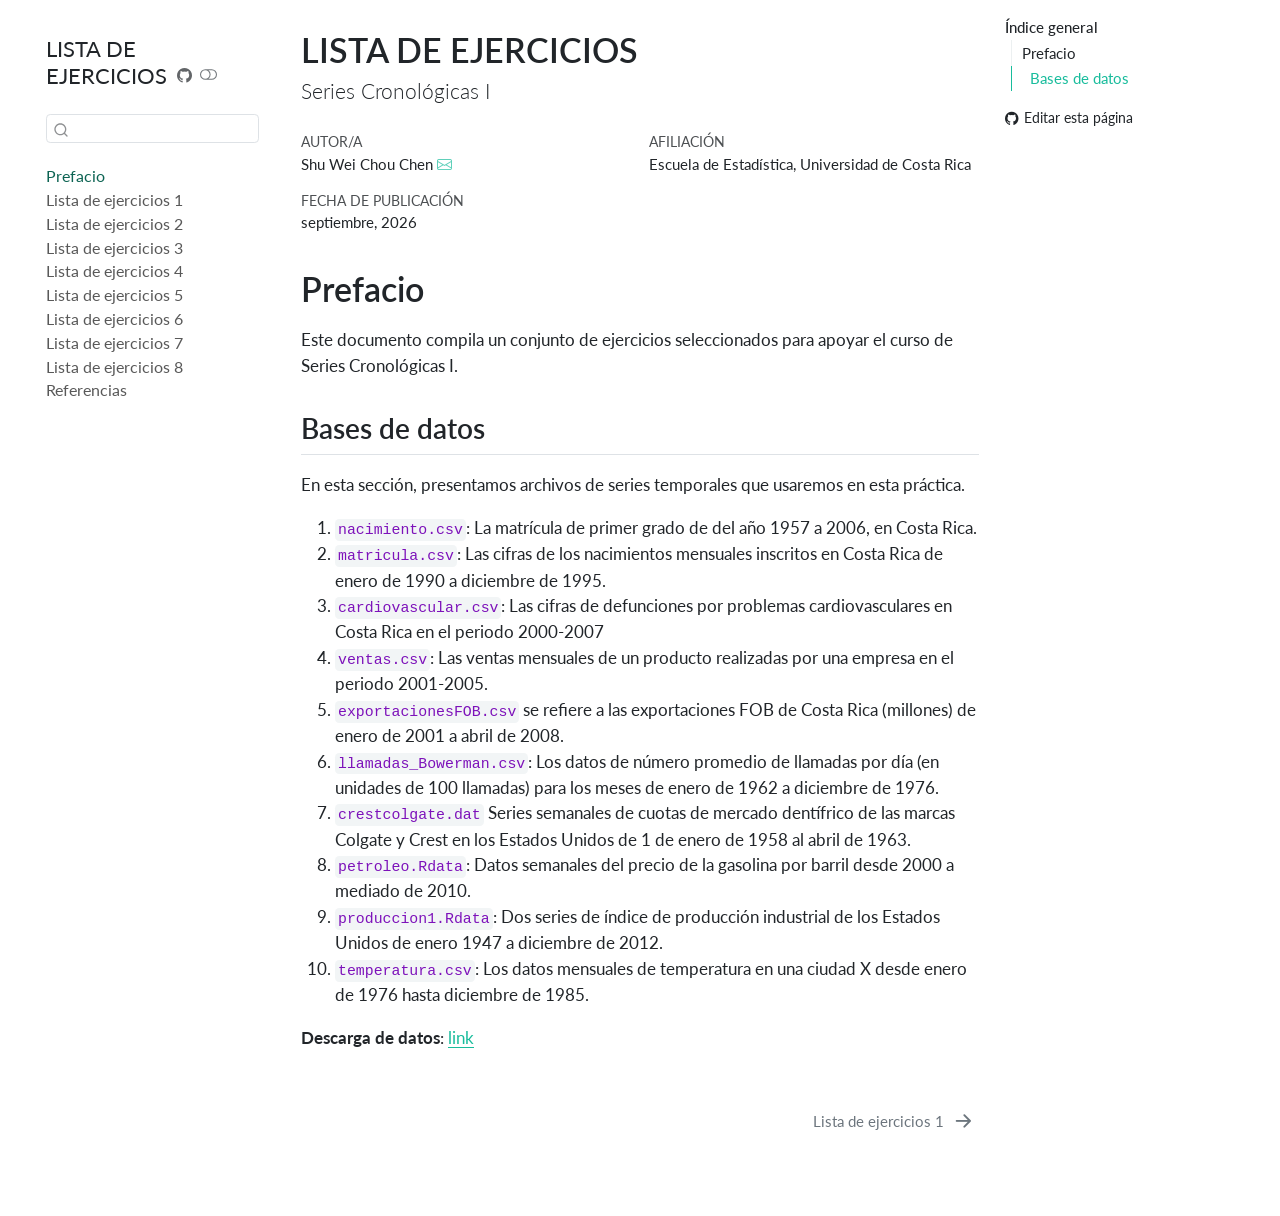
<file: docs/index.html>
<!DOCTYPE html>
<html xmlns="http://www.w3.org/1999/xhtml" lang="es" xml:lang="es"><head>

<meta charset="utf-8">
<meta name="generator" content="quarto-1.10.18">

<meta name="viewport" content="width=device-width, initial-scale=1.0, user-scalable=yes">

<meta name="author" content="Shu Wei Chou Chen">

<title>LISTA DE EJERCICIOS</title>
<style>
/* Default styles provided by pandoc.
** See https://pandoc.org/MANUAL.html#variables-for-html for config info.
*/
span.smallcaps{font-variant: small-caps;}
div.columns{display: flex; gap: 1.5em;}
div.column{flex: auto;}
@media screen {
div.columns{gap: min(4vw, 1.5em);}
div.column{overflow-x: auto;}
}
div.hanging-indent{margin-left: 1.5em; text-indent: -1.5em;}
ul.task-list{list-style: none;}
ul.task-list li input[type="checkbox"] {
  width: 0.8em;
  margin: 0 0.8em 0.2em -1em; /* quarto-specific, see https://github.com/quarto-dev/quarto-cli/issues/4556 */ 
  vertical-align: middle;
}
/* CSS for citations */
div.csl-bib-body { }
div.csl-entry {
  clear: both;
}
.hanging-indent div.csl-entry {
  margin-left:2em;
  text-indent:-2em;
}
div.csl-left-margin {
  min-width:2em;
  float:left;
}
div.csl-right-inline {
  margin-left:2em;
  padding-left:1em;
}
div.csl-indent {
  margin-left: 2em;
}</style>


<script src="site_libs/quarto-nav/quarto-nav.js"></script>
<script src="site_libs/quarto-nav/headroom.min.js"></script>
<script src="site_libs/clipboard/clipboard.min.js"></script>
<script src="site_libs/quarto-search/autocomplete.umd.js"></script>
<script src="site_libs/quarto-search/fuse.min.js"></script>
<script src="site_libs/quarto-search/quarto-search.js"></script>
<meta name="quarto:offset" content="./">
<link href="./Lista_1.html" rel="next">
<script src="site_libs/quarto-html/quarto.js" type="module"></script>
<script src="site_libs/quarto-html/tabsets/tabsets.js" type="module"></script>
<script src="site_libs/quarto-html/popper.min.js"></script>
<script src="site_libs/quarto-html/tippy.umd.min.js"></script>
<script src="site_libs/quarto-html/anchor.min.js"></script>
<link href="site_libs/quarto-html/tippy.css" rel="stylesheet">
<link href="site_libs/quarto-html/quarto-syntax-highlighting-64a204ab8560d761af7679ceaba22944.css" rel="stylesheet" class="quarto-color-scheme" id="quarto-text-highlighting-styles">
<link href="site_libs/quarto-html/quarto-syntax-highlighting-dark-b85bc7c33db8c58e0ec93c3465666fed.css" rel="stylesheet" class="quarto-color-scheme quarto-color-alternate" id="quarto-text-highlighting-styles">
<link href="site_libs/quarto-html/quarto-syntax-highlighting-64a204ab8560d761af7679ceaba22944.css" rel="stylesheet" class="quarto-color-scheme-extra" id="quarto-text-highlighting-styles">
<script src="site_libs/bootstrap/bootstrap.min.js"></script>
<link href="site_libs/bootstrap/bootstrap-icons.css" rel="stylesheet">
<link href="site_libs/bootstrap/bootstrap-5ed507768e29e60bd1f6e02bc908bc5a.min.css" rel="stylesheet" append-hash="true" class="quarto-color-scheme" id="quarto-bootstrap" data-mode="light">
<link href="site_libs/bootstrap/bootstrap-dark-62da5bfcf9398c84046c0276f84eca89.min.css" rel="stylesheet" append-hash="true" class="quarto-color-scheme quarto-color-alternate" id="quarto-bootstrap" data-mode="dark">
<link href="site_libs/bootstrap/bootstrap-5ed507768e29e60bd1f6e02bc908bc5a.min.css" rel="stylesheet" append-hash="true" class="quarto-color-scheme-extra" id="quarto-bootstrap" data-mode="light">
<script id="quarto-search-options" type="application/json">{
  "location": "sidebar",
  "copy-button": false,
  "collapse-after": 3,
  "panel-placement": "start",
  "type": "textbox",
  "limit": 50,
  "keyboard-shortcut": [
    "f",
    "/",
    "s"
  ],
  "show-item-context": false,
  "language": {
    "search-no-results-text": "No se han encontrado resultados",
    "search-matching-documents-text": "documentos encontrados",
    "search-copy-link-title": "Copiar el enlace en la búsqueda",
    "search-hide-matches-text": "Ocultar resultados adicionales",
    "search-more-match-text": "resultado adicional en este documento",
    "search-more-matches-text": "resultados adicionales en este documento",
    "search-clear-button-title": "Borrar",
    "search-text-placeholder": "",
    "search-detached-cancel-button-title": "Cancelar",
    "search-submit-button-title": "Enviar",
    "search-label": "Buscar"
  }
}</script>


</head>

<body class="nav-sidebar floating quarto-light"><script id="quarto-html-before-body" type="application/javascript">
    const toggleBodyColorMode = (bsSheetEl) => {
      const mode = bsSheetEl.getAttribute("data-mode");
      const bodyEl = window.document.querySelector("body");
      if (mode === "dark") {
        bodyEl.classList.add("quarto-dark");
        bodyEl.classList.remove("quarto-light");
      } else {
        bodyEl.classList.add("quarto-light");
        bodyEl.classList.remove("quarto-dark");
      }
    }
    const toggleBodyColorPrimary = () => {
      const bsSheetEl = window.document.querySelector("link#quarto-bootstrap:not([rel=disabled-stylesheet])");
      if (bsSheetEl) {
        toggleBodyColorMode(bsSheetEl);
      }
    }
    const setColorSchemeToggle = (alternate) => {
      const toggles = window.document.querySelectorAll('.quarto-color-scheme-toggle');
      for (let i=0; i < toggles.length; i++) {
        const toggle = toggles[i];
        if (toggle) {
          if (alternate) {
            toggle.classList.add("alternate");
          } else {
            toggle.classList.remove("alternate");
          }
        }
      }
    };
    const toggleColorMode = (alternate) => {
      // Switch the stylesheets
      const primaryStylesheets = window.document.querySelectorAll('link.quarto-color-scheme:not(.quarto-color-alternate)');
      const alternateStylesheets = window.document.querySelectorAll('link.quarto-color-scheme.quarto-color-alternate');
      manageTransitions('#quarto-margin-sidebar .nav-link', false);
      if (alternate) {
        // note: dark is layered on light, we don't disable primary!
        enableStylesheet(alternateStylesheets);
        for (const sheetNode of alternateStylesheets) {
          if (sheetNode.id === "quarto-bootstrap") {
            toggleBodyColorMode(sheetNode);
          }
        }
      } else {
        disableStylesheet(alternateStylesheets);
        enableStylesheet(primaryStylesheets)
        toggleBodyColorPrimary();
      }
      manageTransitions('#quarto-margin-sidebar .nav-link', true);
      // Switch the toggles
      setColorSchemeToggle(alternate)
      // Hack to workaround the fact that safari doesn't
      // properly recolor the scrollbar when toggling (#1455)
      if (navigator.userAgent.indexOf('Safari') > 0 && navigator.userAgent.indexOf('Chrome') == -1) {
        manageTransitions("body", false);
        window.scrollTo(0, 1);
        setTimeout(() => {
          window.scrollTo(0, 0);
          manageTransitions("body", true);
        }, 40);
      }
    }
    const disableStylesheet = (stylesheets) => {
      for (let i=0; i < stylesheets.length; i++) {
        const stylesheet = stylesheets[i];
        stylesheet.rel = 'disabled-stylesheet';
      }
    }
    const enableStylesheet = (stylesheets) => {
      for (let i=0; i < stylesheets.length; i++) {
        const stylesheet = stylesheets[i];
        if(stylesheet.rel !== 'stylesheet') { // for Chrome, which will still FOUC without this check
          stylesheet.rel = 'stylesheet';
        }
      }
    }
    const manageTransitions = (selector, allowTransitions) => {
      const els = window.document.querySelectorAll(selector);
      for (let i=0; i < els.length; i++) {
        const el = els[i];
        if (allowTransitions) {
          el.classList.remove('notransition');
        } else {
          el.classList.add('notransition');
        }
      }
    }
    const isFileUrl = () => {
      return window.location.protocol === 'file:';
    }
    const hasAlternateSentinel = () => {
      let styleSentinel = getColorSchemeSentinel();
      if (styleSentinel !== null) {
        return styleSentinel === "alternate";
      } else {
        return false;
      }
    }
    const setStyleSentinel = (alternate) => {
      const value = alternate ? "alternate" : "default";
      if (!isFileUrl()) {
        window.localStorage.setItem("quarto-color-scheme", value);
      } else {
        localAlternateSentinel = value;
      }
    }
    const getColorSchemeSentinel = () => {
      if (!isFileUrl()) {
        const storageValue = window.localStorage.getItem("quarto-color-scheme");
        return storageValue != null ? storageValue : localAlternateSentinel;
      } else {
        return localAlternateSentinel;
      }
    }
    const toggleGiscusIfUsed = (isAlternate, darkModeDefault) => {
      const baseTheme = document.querySelector('#giscus-base-theme')?.value ?? 'light';
      const alternateTheme = document.querySelector('#giscus-alt-theme')?.value ?? 'dark';
      let newTheme = '';
      if(authorPrefersDark) {
        newTheme = isAlternate ? baseTheme : alternateTheme;
      } else {
        newTheme = isAlternate ? alternateTheme : baseTheme;
      }
      const changeGiscusTheme = () => {
        // From: https://github.com/giscus/giscus/issues/336
        const sendMessage = (message) => {
          const iframe = document.querySelector('iframe.giscus-frame');
          if (!iframe) return;
          iframe.contentWindow.postMessage({ giscus: message }, 'https://giscus.app');
        }
        sendMessage({
          setConfig: {
            theme: newTheme
          }
        });
      }
      const isGiscussLoaded = window.document.querySelector('iframe.giscus-frame') !== null;
      if (isGiscussLoaded) {
        changeGiscusTheme();
      }
    };
    const authorPrefersDark = false;
    const darkModeDefault = authorPrefersDark;
      document.querySelector('link#quarto-text-highlighting-styles.quarto-color-scheme-extra').rel = 'disabled-stylesheet';
      document.querySelector('link#quarto-bootstrap.quarto-color-scheme-extra').rel = 'disabled-stylesheet';
    let localAlternateSentinel = darkModeDefault ? 'alternate' : 'default';
    // Dark / light mode switch
    window.quartoToggleColorScheme = () => {
      // Read the current dark / light value
      let toAlternate = !hasAlternateSentinel();
      toggleColorMode(toAlternate);
      setStyleSentinel(toAlternate);
      toggleGiscusIfUsed(toAlternate, darkModeDefault);
      window.dispatchEvent(new Event('resize'));
    };
    // Switch to dark mode if need be
    if (hasAlternateSentinel()) {
      toggleColorMode(true);
    } else {
      toggleColorMode(false);
    }
  </script>

<div id="quarto-search-results"></div>
  <header id="quarto-header" class="headroom fixed-top">
  <nav class="quarto-secondary-nav">
    <div class="container-fluid d-flex">
      <button type="button" class="quarto-btn-toggle btn" data-bs-toggle="collapse" role="button" data-bs-target=".quarto-sidebar-collapse-item" aria-controls="quarto-sidebar" aria-expanded="false" aria-label="Alternar barra lateral" onclick="if (window.quartoToggleHeadroom) { window.quartoToggleHeadroom(); }">
        <i class="bi bi-layout-text-sidebar-reverse"></i>
      </button>
        <nav class="quarto-page-breadcrumbs" aria-label="breadcrumb"><ol class="breadcrumb"><li class="breadcrumb-item"><a href="./index.html">Prefacio</a></li></ol></nav>
        <a class="flex-grow-1" role="navigation" data-bs-toggle="collapse" data-bs-target=".quarto-sidebar-collapse-item" aria-controls="quarto-sidebar" aria-expanded="false" aria-label="Alternar barra lateral" onclick="if (window.quartoToggleHeadroom) { window.quartoToggleHeadroom(); }">      
        </a>
      <button type="button" class="btn quarto-search-button" aria-label="Buscar" onclick="window.quartoOpenSearch();">
        <i class="bi bi-search"></i>
      </button>
    </div>
  </nav>
</header>
<!-- content -->
<div id="quarto-content" class="quarto-container page-columns page-rows-contents page-layout-article">
<!-- sidebar -->
  <nav id="quarto-sidebar" class="sidebar collapse collapse-horizontal quarto-sidebar-collapse-item sidebar-navigation floating overflow-auto">
    <div class="pt-lg-2 mt-2 text-left sidebar-header">
    <div class="sidebar-title mb-0 py-0">
      <a href="./">LISTA DE EJERCICIOS</a> 
        <div class="sidebar-tools-main">
    <a href="https://github.com/swchouchen/series_grad_ej/" title="Ejecutar el código" class="quarto-navigation-tool px-1" aria-label="Ejecutar el código"><i class="bi bi-github"></i></a>
  <a href="" class="quarto-color-scheme-toggle quarto-navigation-tool  px-1" onclick="window.quartoToggleColorScheme(); return false;" title="Alternar modo oscuro"><i class="bi"></i></a>
</div>
    </div>
      </div>
        <div class="mt-2 flex-shrink-0 align-items-center">
        <div class="sidebar-search">
        <div id="quarto-search" class="" title="Buscar"></div>
        </div>
        </div>
    <div class="sidebar-menu-container"> 
    <ul class="list-unstyled mt-1">
        <li class="sidebar-item">
  <div class="sidebar-item-container"> 
  <a href="./index.html" class="sidebar-item-text sidebar-link active">
 <span class="menu-text">Prefacio</span></a>
  </div>
</li>
        <li class="sidebar-item">
  <div class="sidebar-item-container"> 
  <a href="./Lista_1.html" class="sidebar-item-text sidebar-link"><span class="chapter-title">Lista de ejercicios 1</span></a>
  </div>
</li>
        <li class="sidebar-item">
  <div class="sidebar-item-container"> 
  <a href="./Lista_2.html" class="sidebar-item-text sidebar-link"><span class="chapter-title">Lista de ejercicios 2</span></a>
  </div>
</li>
        <li class="sidebar-item">
  <div class="sidebar-item-container"> 
  <a href="./Lista_3.html" class="sidebar-item-text sidebar-link"><span class="chapter-title">Lista de ejercicios 3</span></a>
  </div>
</li>
        <li class="sidebar-item">
  <div class="sidebar-item-container"> 
  <a href="./Lista_4.html" class="sidebar-item-text sidebar-link"><span class="chapter-title">Lista de ejercicios 4</span></a>
  </div>
</li>
        <li class="sidebar-item">
  <div class="sidebar-item-container"> 
  <a href="./Lista_5.html" class="sidebar-item-text sidebar-link"><span class="chapter-title">Lista de ejercicios 5</span></a>
  </div>
</li>
        <li class="sidebar-item">
  <div class="sidebar-item-container"> 
  <a href="./Lista_6.html" class="sidebar-item-text sidebar-link"><span class="chapter-title">Lista de ejercicios 6</span></a>
  </div>
</li>
        <li class="sidebar-item">
  <div class="sidebar-item-container"> 
  <a href="./Lista_7.html" class="sidebar-item-text sidebar-link"><span class="chapter-title">Lista de ejercicios 7</span></a>
  </div>
</li>
        <li class="sidebar-item">
  <div class="sidebar-item-container"> 
  <a href="./Lista_8.html" class="sidebar-item-text sidebar-link"><span class="chapter-title">Lista de ejercicios 8</span></a>
  </div>
</li>
        <li class="sidebar-item">
  <div class="sidebar-item-container"> 
  <a href="./references.html" class="sidebar-item-text sidebar-link">
 <span class="menu-text">Referencias</span></a>
  </div>
</li>
    </ul>
    </div>
</nav>
<div id="quarto-sidebar-glass" class="quarto-sidebar-collapse-item" data-bs-toggle="collapse" data-bs-target=".quarto-sidebar-collapse-item"></div>
<!-- margin-sidebar -->
    <div id="quarto-margin-sidebar" class="sidebar margin-sidebar">
        <nav id="TOC" role="doc-toc" class="toc-active" data-toc-expanded="1">
    <h2 id="toc-title">Índice general</h2>
   
  <ul>
  <li><a href="#prefacio" id="toc-prefacio" class="nav-link active" data-scroll-target="#prefacio">Prefacio</a>
  <ul class="collapse">
  <li><a href="#bases-de-datos" id="toc-bases-de-datos" class="nav-link" data-scroll-target="#bases-de-datos">Bases de datos</a></li>
  </ul></li>
  </ul>
<div class="toc-actions"><ul><li><a href="https://github.com/swchouchen/series_grad_ej/edit/main/index.qmd" class="toc-action"><i class="bi bi-github"></i>Editar esta página</a></li></ul></div></nav>
    </div>
<!-- main -->
<main class="content" id="quarto-document-content">


<header id="title-block-header" class="quarto-title-block default">
<div class="quarto-title">
<h1 class="title">LISTA DE EJERCICIOS</h1>
<p class="subtitle lead">Series Cronológicas I</p>
</div>


<div class="quarto-title-meta-author">
  <div class="quarto-title-meta-heading">Autor/a</div>
  <div class="quarto-title-meta-heading">Afiliación</div>
  
    <div class="quarto-title-meta-contents">
    <p class="author">Shu Wei Chou Chen <a href="mailto:shuwei.chou@ucr.ac.cr" class="quarto-title-author-email"><i class="bi bi-envelope"></i></a> </p>
  </div>
  <div class="quarto-title-meta-contents">
        <p class="affiliation">
            Escuela de Estadística, Universidad de Costa Rica
          </p>
      </div>
  </div>

<div class="quarto-title-meta">

      
    <div>
    <div class="quarto-title-meta-heading">Fecha de publicación</div>
    <div class="quarto-title-meta-contents">
      <p class="date">septiembre, 2026</p>
    </div>
  </div>
  
    
  </div>
  


</header>


<section id="prefacio" class="level1 unnumbered">
<h1 class="unnumbered">Prefacio</h1>
<p>Este documento compila un conjunto de ejercicios seleccionados para apoyar el curso de Series Cronológicas I.</p>
<section id="bases-de-datos" class="level2">
<h2 class="anchored" data-anchor-id="bases-de-datos">Bases de datos</h2>
<p>En esta sección, presentamos archivos de series temporales que usaremos en esta práctica.</p>
<ol type="1">
<li><code>nacimiento.csv</code>: La matrícula de primer grado de del año 1957 a 2006, en Costa Rica.</li>
<li><code>matricula.csv</code>: Las cifras de los nacimientos mensuales inscritos en Costa Rica de enero de 1990 a diciembre de 1995.</li>
<li><code>cardiovascular.csv</code>: Las cifras de defunciones por problemas cardiovasculares en Costa Rica en el periodo 2000-2007</li>
<li><code>ventas.csv</code>: Las ventas mensuales de un producto realizadas por una empresa en el periodo 2001-2005.</li>
<li><code>exportacionesFOB.csv</code> se refiere a las exportaciones FOB de Costa Rica (millones) de enero de 2001 a abril de 2008.</li>
<li><code>llamadas_Bowerman.csv</code>: Los datos de número promedio de llamadas por día (en unidades de 100 llamadas) para los meses de enero de 1962 a diciembre de 1976.</li>
<li><code>crestcolgate.dat</code> Series semanales de cuotas de mercado dentífrico de las marcas Colgate y Crest en los Estados Unidos de 1 de enero de 1958 al abril de 1963.</li>
<li><code>petroleo.Rdata</code>: Datos semanales del precio de la gasolina por barril desde 2000 a mediado de 2010.</li>
<li><code>produccion1.Rdata</code>: Dos series de índice de producción industrial de los Estados Unidos de enero 1947 a diciembre de 2012.</li>
<li><code>temperatura.csv</code>: Los datos mensuales de temperatura en una ciudad X desde enero de 1976 hasta diciembre de 1985.</li>
</ol>
<p><strong>Descarga de datos</strong>: <a href="./datos.zip">link</a></p>


<div id="refs" class="references csl-bib-body hanging-indent" role="list" style="display: none">
<div id="ref-cryer2008time" class="csl-entry" role="listitem">
Cryer, Jonathan D., y Kung-Sik Chan. 2008. <em>Time Series Analysis: With Applications in R</em>. 2.ª ed. Springer Texts en Statistics. Springer.
</div>
<div id="ref-Hernandez2011" class="csl-entry" role="listitem">
Hernández, O. 2011. <em>Introducción a las series cronológicas</em>. Editorial UCR.
</div>
<div id="ref-Hyndman2021" class="csl-entry" role="listitem">
Hyndman, R. J., y G. Athanasopoulos. 2021. <em>Forecasting: principles and practice.</em> 3era ed. OTexts: Melbourne, Australia.
</div>
<div id="ref-Morettin2006" class="csl-entry" role="listitem">
Morettin, Pedro A., y Clélia M. C. Toloi. 2006. <em>Análise de Séries Temporais</em>. 2da ed. Blucher.
</div>
<div id="ref-Shumway2016" class="csl-entry" role="listitem">
Shumway, R., y D. Stoffer. 2016. <em>Time series Analysis and its applications</em>. 4ta ed. Springer.
</div>
</div>
</section>
</section>

</main> <!-- /main -->
<script id="quarto-html-after-body" type="application/javascript">
  window.document.addEventListener("DOMContentLoaded", function (event) {
    // Ensure there is a toggle, if there isn't float one in the top right
    if (window.document.querySelector('.quarto-color-scheme-toggle') === null) {
      const a = window.document.createElement('a');
      a.classList.add('top-right');
      a.classList.add('quarto-color-scheme-toggle');
      a.href = "";
      a.onclick = function() { try { window.quartoToggleColorScheme(); } catch {} return false; };
      const i = window.document.createElement("i");
      i.classList.add('bi');
      a.appendChild(i);
      window.document.body.appendChild(a);
    }
    setColorSchemeToggle(hasAlternateSentinel())
    const icon = "";
    const anchorJS = new window.AnchorJS();
    anchorJS.options = {
      placement: 'right',
      icon: icon
    };
    anchorJS.add('.anchored');
    const isCodeAnnotation = (el) => {
      for (const clz of el.classList) {
        if (clz.startsWith('code-annotation-')) {                     
          return true;
        }
      }
      return false;
    }
    const onCopySuccess = function(e) {
      // button target
      const button = e.trigger;
      // don't keep focus
      button.blur();
      // flash "checked"
      button.classList.add('code-copy-button-checked');
      var currentTitle = button.getAttribute("title");
      button.setAttribute("title", "Copiado");
      let tooltip;
      if (window.bootstrap) {
        button.setAttribute("data-bs-toggle", "tooltip");
        button.setAttribute("data-bs-placement", "left");
        button.setAttribute("data-bs-title", "Copiado");
        tooltip = new bootstrap.Tooltip(button, 
          { trigger: "manual", 
            customClass: "code-copy-button-tooltip",
            offset: [0, -8]});
        tooltip.show();    
      }
      setTimeout(function() {
        if (tooltip) {
          tooltip.hide();
          button.removeAttribute("data-bs-title");
          button.removeAttribute("data-bs-toggle");
          button.removeAttribute("data-bs-placement");
        }
        button.setAttribute("title", currentTitle);
        button.classList.remove('code-copy-button-checked');
      }, 1000);
      // clear code selection
      e.clearSelection();
    }
    const getTextToCopy = function(trigger) {
      const outerScaffold = trigger.parentElement.cloneNode(true);
      const codeEl = outerScaffold.querySelector('code');
      for (const childEl of codeEl.children) {
        if (isCodeAnnotation(childEl)) {
          childEl.remove();
        }
      }
      return codeEl.innerText;
    }
    const clipboard = new window.ClipboardJS('.code-copy-button:not([data-in-quarto-modal])', {
      text: getTextToCopy
    });
    clipboard.on('success', onCopySuccess);
    if (window.document.getElementById('quarto-embedded-source-code-modal')) {
      const clipboardModal = new window.ClipboardJS('.code-copy-button[data-in-quarto-modal]', {
        text: getTextToCopy,
        container: window.document.getElementById('quarto-embedded-source-code-modal')
      });
      clipboardModal.on('success', onCopySuccess);
    }
      var localhostRegex = new RegExp(/^(?:http|https):\/\/localhost\:?[0-9]*\//);
      var mailtoRegex = new RegExp(/^mailto:/);
        var filterRegex = new RegExp('/' + window.location.host + '/');
      var isInternal = (href) => {
          return filterRegex.test(href) || localhostRegex.test(href) || mailtoRegex.test(href);
      }
      // Inspect non-navigation links and adorn them if external
     var links = window.document.querySelectorAll('a[href]:not(.nav-link):not(.navbar-brand):not(.toc-action):not(.sidebar-link):not(.sidebar-item-toggle):not(.pagination-link):not(.no-external):not([aria-hidden]):not(.dropdown-item):not(.quarto-navigation-tool):not(.about-link)');
      for (var i=0; i<links.length; i++) {
        const link = links[i];
        if (!isInternal(link.href)) {
          // undo the damage that might have been done by quarto-nav.js in the case of
          // links that we want to consider external
          if (link.dataset.originalHref !== undefined) {
            link.href = link.dataset.originalHref;
          }
        }
      }
    function tippyHover(el, contentFn, onTriggerFn, onUntriggerFn) {
      const config = {
        allowHTML: true,
        maxWidth: 500,
        delay: 100,
        arrow: false,
        appendTo: function(el) {
            return el.parentElement;
        },
        interactive: true,
        interactiveBorder: 10,
        theme: 'quarto',
        placement: 'bottom-start',
      };
      if (contentFn) {
        config.content = contentFn;
      }
      if (onTriggerFn) {
        config.onTrigger = onTriggerFn;
      }
      if (onUntriggerFn) {
        config.onUntrigger = onUntriggerFn;
      }
      window.tippy(el, config); 
    }
    const noterefs = window.document.querySelectorAll('a[role="doc-noteref"]');
    for (var i=0; i<noterefs.length; i++) {
      const ref = noterefs[i];
      tippyHover(ref, function() {
        // use id or data attribute instead here
        let href = ref.getAttribute('data-footnote-href') || ref.getAttribute('href');
        try { href = new URL(href).hash; } catch {}
        const id = href.replace(/^#\/?/, "");
        const note = window.document.getElementById(id);
        if (note) {
          return note.innerHTML;
        } else {
          return "";
        }
      });
    }
    const xrefs = window.document.querySelectorAll('a.quarto-xref');
    const processXRef = (id, note) => {
      // Strip column container classes
      const stripColumnClz = (el) => {
        el.classList.remove("page-full", "page-columns");
        if (el.children) {
          for (const child of el.children) {
            stripColumnClz(child);
          }
        }
      }
      stripColumnClz(note)
      if (id === null || id.startsWith('sec-')) {
        // Special case sections, only their first couple elements
        const container = document.createElement("div");
        if (note.children && note.children.length > 2) {
          container.appendChild(note.children[0].cloneNode(true));
          for (let i = 1; i < note.children.length; i++) {
            const child = note.children[i];
            if (child.tagName === "P" && child.innerText === "") {
              continue;
            } else {
              container.appendChild(child.cloneNode(true));
              break;
            }
          }
          if (window.Quarto?.typesetMath) {
            window.Quarto.typesetMath(container);
          }
          return container.innerHTML
        } else {
          if (window.Quarto?.typesetMath) {
            window.Quarto.typesetMath(note);
          }
          return note.innerHTML;
        }
      } else {
        // Remove any anchor links if they are present
        const anchorLink = note.querySelector('a.anchorjs-link');
        if (anchorLink) {
          anchorLink.remove();
        }
        if (window.Quarto?.typesetMath) {
          window.Quarto.typesetMath(note);
        }
        if (note.classList.contains("callout")) {
          return note.outerHTML;
        } else {
          return note.innerHTML;
        }
      }
    }
    for (var i=0; i<xrefs.length; i++) {
      const xref = xrefs[i];
      tippyHover(xref, undefined, function(instance) {
        instance.disable();
        let url = xref.getAttribute('href');
        let hash = undefined; 
        if (url.startsWith('#')) {
          hash = url;
        } else {
          try { hash = new URL(url).hash; } catch {}
        }
        if (hash) {
          const id = hash.replace(/^#\/?/, "");
          const note = window.document.getElementById(id);
          if (note !== null) {
            try {
              const html = processXRef(id, note.cloneNode(true));
              instance.setContent(html);
            } finally {
              instance.enable();
              instance.show();
            }
          } else {
            // See if we can fetch this
            fetch(url.split('#')[0])
            .then(res => res.text())
            .then(html => {
              const parser = new DOMParser();
              const htmlDoc = parser.parseFromString(html, "text/html");
              const note = htmlDoc.getElementById(id);
              if (note !== null) {
                const html = processXRef(id, note);
                instance.setContent(html);
              } 
            }).finally(() => {
              instance.enable();
              instance.show();
            });
          }
        } else {
          // See if we can fetch a full url (with no hash to target)
          // This is a special case and we should probably do some content thinning / targeting
          fetch(url)
          .then(res => res.text())
          .then(html => {
            const parser = new DOMParser();
            const htmlDoc = parser.parseFromString(html, "text/html");
            const note = htmlDoc.querySelector('main.content');
            if (note !== null) {
              // This should only happen for chapter cross references
              // (since there is no id in the URL)
              // remove the first header
              if (note.children.length > 0 && note.children[0].tagName === "HEADER") {
                note.children[0].remove();
              }
              const html = processXRef(null, note);
              instance.setContent(html);
            } 
          }).finally(() => {
            instance.enable();
            instance.show();
          });
        }
      }, function(instance) {
      });
    }
        let selectedAnnoteEl;
        const selectorForAnnotation = ( cell, annotation) => {
          let cellAttr = 'data-code-cell="' + cell + '"';
          let lineAttr = 'data-code-annotation="' +  annotation + '"';
          const selector = 'span[' + cellAttr + '][' + lineAttr + ']';
          return selector;
        }
        const selectCodeLines = (annoteEl) => {
          const doc = window.document;
          const targetCell = annoteEl.getAttribute("data-target-cell");
          const targetAnnotation = annoteEl.getAttribute("data-target-annotation");
          const annoteSpan = window.document.querySelector(selectorForAnnotation(targetCell, targetAnnotation));
          const lines = annoteSpan.getAttribute("data-code-lines").split(",");
          const lineIds = lines.map((line) => {
            return targetCell + "-" + line;
          })
          let top = null;
          let height = null;
          let parent = null;
          if (lineIds.length > 0) {
              //compute the position of the single el (top and bottom and make a div)
              const el = window.document.getElementById(lineIds[0]);
              top = el.offsetTop;
              height = el.offsetHeight;
              parent = el.parentElement.parentElement;
            if (lineIds.length > 1) {
              const lastEl = window.document.getElementById(lineIds[lineIds.length - 1]);
              const bottom = lastEl.offsetTop + lastEl.offsetHeight;
              height = bottom - top;
            }
            if (top !== null && height !== null && parent !== null) {
              // cook up a div (if necessary) and position it 
              let div = window.document.getElementById("code-annotation-line-highlight");
              if (div === null) {
                div = window.document.createElement("div");
                div.setAttribute("id", "code-annotation-line-highlight");
                div.style.position = 'absolute';
                parent.appendChild(div);
              }
              div.style.top = top - 2 + "px";
              div.style.height = height + 4 + "px";
              div.style.left = 0;
              let gutterDiv = window.document.getElementById("code-annotation-line-highlight-gutter");
              if (gutterDiv === null) {
                gutterDiv = window.document.createElement("div");
                gutterDiv.setAttribute("id", "code-annotation-line-highlight-gutter");
                gutterDiv.style.position = 'absolute';
                const codeCell = window.document.getElementById(targetCell);
                const gutter = codeCell.querySelector('.code-annotation-gutter');
                gutter.appendChild(gutterDiv);
              }
              gutterDiv.style.top = top - 2 + "px";
              gutterDiv.style.height = height + 4 + "px";
            }
            selectedAnnoteEl = annoteEl;
          }
        };
        const unselectCodeLines = () => {
          const elementsIds = ["code-annotation-line-highlight", "code-annotation-line-highlight-gutter"];
          elementsIds.forEach((elId) => {
            const div = window.document.getElementById(elId);
            if (div) {
              div.remove();
            }
          });
          selectedAnnoteEl = undefined;
        };
          // Handle positioning of the toggle
      window.addEventListener(
        "resize",
        throttle(() => {
          elRect = undefined;
          if (selectedAnnoteEl) {
            selectCodeLines(selectedAnnoteEl);
          }
        }, 10)
      );
      function throttle(fn, ms) {
      let throttle = false;
      let timer;
        return (...args) => {
          if(!throttle) { // first call gets through
              fn.apply(this, args);
              throttle = true;
          } else { // all the others get throttled
              if(timer) clearTimeout(timer); // cancel #2
              timer = setTimeout(() => {
                fn.apply(this, args);
                timer = throttle = false;
              }, ms);
          }
        };
      }
        // Attach click handler to the DT
        const annoteDls = window.document.querySelectorAll('dt[data-target-cell]');
        for (const annoteDlNode of annoteDls) {
          annoteDlNode.addEventListener('click', (event) => {
            const clickedEl = event.target;
            if (clickedEl !== selectedAnnoteEl) {
              unselectCodeLines();
              const activeEl = window.document.querySelector('dt[data-target-cell].code-annotation-active');
              if (activeEl) {
                activeEl.classList.remove('code-annotation-active');
              }
              selectCodeLines(clickedEl);
              clickedEl.classList.add('code-annotation-active');
            } else {
              // Unselect the line
              unselectCodeLines();
              clickedEl.classList.remove('code-annotation-active');
            }
          });
        }
    const findCites = (el) => {
      const parentEl = el.parentElement;
      if (parentEl) {
        const cites = parentEl.dataset.cites;
        if (cites) {
          return {
            el,
            cites: cites.split(' ')
          };
        } else {
          return findCites(el.parentElement)
        }
      } else {
        return undefined;
      }
    };
    var bibliorefs = window.document.querySelectorAll('a[role="doc-biblioref"]');
    for (var i=0; i<bibliorefs.length; i++) {
      const ref = bibliorefs[i];
      const citeInfo = findCites(ref);
      if (citeInfo) {
        tippyHover(citeInfo.el, function() {
          var popup = window.document.createElement('div');
          citeInfo.cites.forEach(function(cite) {
            var citeDiv = window.document.createElement('div');
            citeDiv.classList.add('hanging-indent');
            citeDiv.classList.add('csl-entry');
            var biblioDiv = window.document.getElementById('ref-' + cite);
            if (biblioDiv) {
              citeDiv.innerHTML = biblioDiv.innerHTML;
            }
            popup.appendChild(citeDiv);
          });
          return popup.innerHTML;
        });
      }
    }
  });
  </script>
<nav class="page-navigation">
  <div class="nav-page nav-page-previous">
  </div>
  <div class="nav-page nav-page-next">
      <a href="./Lista_1.html" class="pagination-link" aria-label="Lista de ejercicios 1">
        <span class="nav-page-text"><span class="chapter-title">Lista de ejercicios 1</span></span> <i class="bi bi-arrow-right-short"></i>
      </a>
  </div>
</nav>
</div> <!-- /content -->




<footer class="footer"><div class="nav-footer"><div class="nav-footer-center"><div class="toc-actions d-sm-block d-md-none"><ul><li><a href="https://github.com/swchouchen/series_grad_ej/edit/main/index.qmd" class="toc-action"><i class="bi bi-github"></i>Editar esta página</a></li></ul></div></div></div></footer></body></html>
</file>
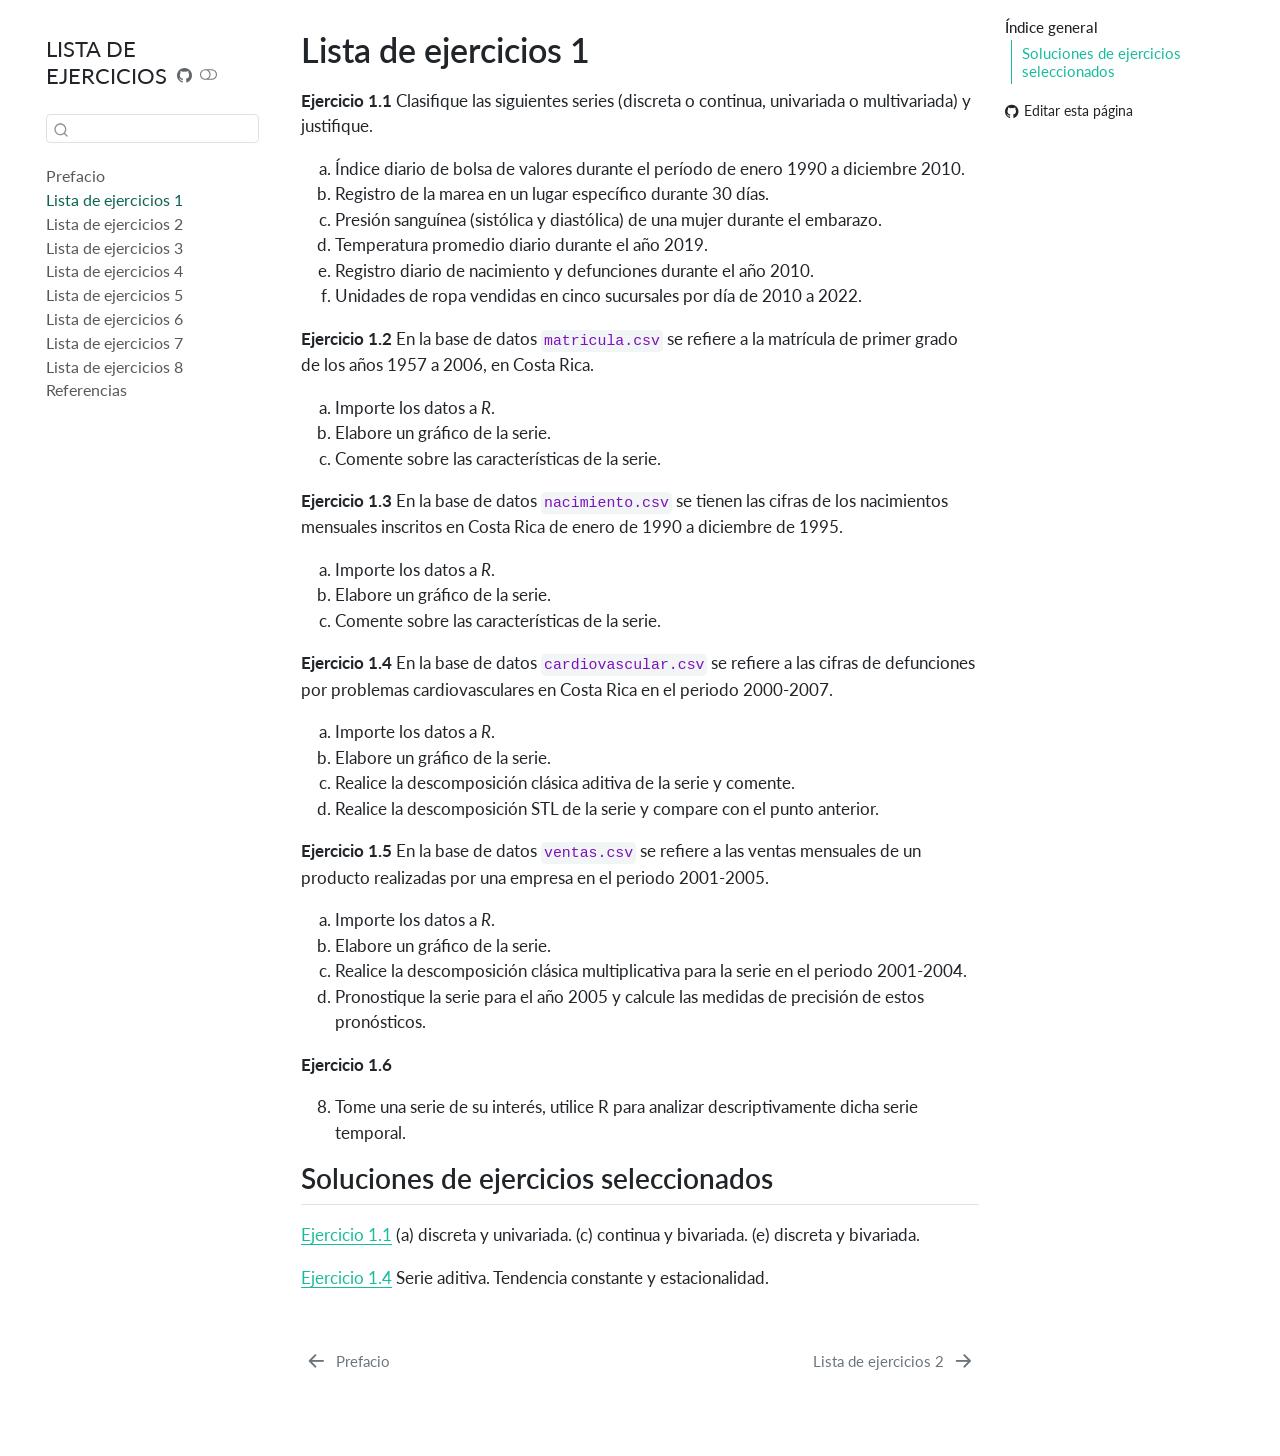
<file: docs/Lista_1.html>
<!DOCTYPE html>
<html xmlns="http://www.w3.org/1999/xhtml" lang="es" xml:lang="es"><head>

<meta charset="utf-8">
<meta name="generator" content="quarto-1.9.38">

<meta name="viewport" content="width=device-width, initial-scale=1.0, user-scalable=yes">


<title>Lista de ejercicios 1 – LISTA DE EJERCICIOS</title>
<style>
/* Default styles provided by pandoc.
** See https://pandoc.org/MANUAL.html#variables-for-html for config info.
*/
code{white-space: pre-wrap;}
span.smallcaps{font-variant: small-caps;}
div.columns{display: flex; gap: min(4vw, 1.5em);}
div.column{flex: auto; overflow-x: auto;}
div.hanging-indent{margin-left: 1.5em; text-indent: -1.5em;}
ul.task-list{list-style: none;}
ul.task-list li input[type="checkbox"] {
  width: 0.8em;
  margin: 0 0.8em 0.2em -1em; /* quarto-specific, see https://github.com/quarto-dev/quarto-cli/issues/4556 */ 
  vertical-align: middle;
}
/* CSS for citations */
div.csl-bib-body { }
div.csl-entry {
  clear: both;
}
.hanging-indent div.csl-entry {
  margin-left:2em;
  text-indent:-2em;
}
div.csl-left-margin {
  min-width:2em;
  float:left;
}
div.csl-right-inline {
  margin-left:2em;
  padding-left:1em;
}
div.csl-indent {
  margin-left: 2em;
}</style>


<script src="site_libs/quarto-nav/quarto-nav.js"></script>
<script src="site_libs/quarto-nav/headroom.min.js"></script>
<script src="site_libs/clipboard/clipboard.min.js"></script>
<script src="site_libs/quarto-search/autocomplete.umd.js"></script>
<script src="site_libs/quarto-search/fuse.min.js"></script>
<script src="site_libs/quarto-search/quarto-search.js"></script>
<meta name="quarto:offset" content="./">
<link href="./Lista_2.html" rel="next">
<link href="./index.html" rel="prev">
<script src="site_libs/quarto-html/quarto.js" type="module"></script>
<script src="site_libs/quarto-html/tabsets/tabsets.js" type="module"></script>
<script src="site_libs/quarto-html/popper.min.js"></script>
<script src="site_libs/quarto-html/tippy.umd.min.js"></script>
<script src="site_libs/quarto-html/anchor.min.js"></script>
<link href="site_libs/quarto-html/tippy.css" rel="stylesheet">
<link href="site_libs/quarto-html/quarto-syntax-highlighting-15634bcf2e68342d4ad2dfa704d543f6.css" rel="stylesheet" class="quarto-color-scheme" id="quarto-text-highlighting-styles">
<link href="site_libs/quarto-html/quarto-syntax-highlighting-dark-0a6b7249c26820e032cb0bd839ff02b1.css" rel="stylesheet" class="quarto-color-scheme quarto-color-alternate" id="quarto-text-highlighting-styles">
<link href="site_libs/quarto-html/quarto-syntax-highlighting-15634bcf2e68342d4ad2dfa704d543f6.css" rel="stylesheet" class="quarto-color-scheme-extra" id="quarto-text-highlighting-styles">
<script src="site_libs/bootstrap/bootstrap.min.js"></script>
<link href="site_libs/bootstrap/bootstrap-icons.css" rel="stylesheet">
<link href="site_libs/bootstrap/bootstrap-ffc4c3fc79587ee79da4865b6a08975e.min.css" rel="stylesheet" append-hash="true" class="quarto-color-scheme" id="quarto-bootstrap" data-mode="light">
<link href="site_libs/bootstrap/bootstrap-dark-acff971833d9769290026d534105daaa.min.css" rel="stylesheet" append-hash="true" class="quarto-color-scheme quarto-color-alternate" id="quarto-bootstrap" data-mode="dark">
<link href="site_libs/bootstrap/bootstrap-ffc4c3fc79587ee79da4865b6a08975e.min.css" rel="stylesheet" append-hash="true" class="quarto-color-scheme-extra" id="quarto-bootstrap" data-mode="light">
<script id="quarto-search-options" type="application/json">{
  "location": "sidebar",
  "copy-button": false,
  "collapse-after": 3,
  "panel-placement": "start",
  "type": "textbox",
  "limit": 50,
  "keyboard-shortcut": [
    "f",
    "/",
    "s"
  ],
  "show-item-context": false,
  "language": {
    "search-no-results-text": "No se han encontrado resultados",
    "search-matching-documents-text": "documentos encontrados",
    "search-copy-link-title": "Copiar el enlace en la búsqueda",
    "search-hide-matches-text": "Ocultar resultados adicionales",
    "search-more-match-text": "resultado adicional en este documento",
    "search-more-matches-text": "resultados adicionales en este documento",
    "search-clear-button-title": "Borrar",
    "search-text-placeholder": "",
    "search-detached-cancel-button-title": "Cancelar",
    "search-submit-button-title": "Enviar",
    "search-label": "Buscar"
  }
}</script>


</head>

<body class="nav-sidebar floating quarto-light"><script id="quarto-html-before-body" type="application/javascript">
    const toggleBodyColorMode = (bsSheetEl) => {
      const mode = bsSheetEl.getAttribute("data-mode");
      const bodyEl = window.document.querySelector("body");
      if (mode === "dark") {
        bodyEl.classList.add("quarto-dark");
        bodyEl.classList.remove("quarto-light");
      } else {
        bodyEl.classList.add("quarto-light");
        bodyEl.classList.remove("quarto-dark");
      }
    }
    const toggleBodyColorPrimary = () => {
      const bsSheetEl = window.document.querySelector("link#quarto-bootstrap:not([rel=disabled-stylesheet])");
      if (bsSheetEl) {
        toggleBodyColorMode(bsSheetEl);
      }
    }
    const setColorSchemeToggle = (alternate) => {
      const toggles = window.document.querySelectorAll('.quarto-color-scheme-toggle');
      for (let i=0; i < toggles.length; i++) {
        const toggle = toggles[i];
        if (toggle) {
          if (alternate) {
            toggle.classList.add("alternate");
          } else {
            toggle.classList.remove("alternate");
          }
        }
      }
    };
    const toggleColorMode = (alternate) => {
      // Switch the stylesheets
      const primaryStylesheets = window.document.querySelectorAll('link.quarto-color-scheme:not(.quarto-color-alternate)');
      const alternateStylesheets = window.document.querySelectorAll('link.quarto-color-scheme.quarto-color-alternate');
      manageTransitions('#quarto-margin-sidebar .nav-link', false);
      if (alternate) {
        // note: dark is layered on light, we don't disable primary!
        enableStylesheet(alternateStylesheets);
        for (const sheetNode of alternateStylesheets) {
          if (sheetNode.id === "quarto-bootstrap") {
            toggleBodyColorMode(sheetNode);
          }
        }
      } else {
        disableStylesheet(alternateStylesheets);
        enableStylesheet(primaryStylesheets)
        toggleBodyColorPrimary();
      }
      manageTransitions('#quarto-margin-sidebar .nav-link', true);
      // Switch the toggles
      setColorSchemeToggle(alternate)
      // Hack to workaround the fact that safari doesn't
      // properly recolor the scrollbar when toggling (#1455)
      if (navigator.userAgent.indexOf('Safari') > 0 && navigator.userAgent.indexOf('Chrome') == -1) {
        manageTransitions("body", false);
        window.scrollTo(0, 1);
        setTimeout(() => {
          window.scrollTo(0, 0);
          manageTransitions("body", true);
        }, 40);
      }
    }
    const disableStylesheet = (stylesheets) => {
      for (let i=0; i < stylesheets.length; i++) {
        const stylesheet = stylesheets[i];
        stylesheet.rel = 'disabled-stylesheet';
      }
    }
    const enableStylesheet = (stylesheets) => {
      for (let i=0; i < stylesheets.length; i++) {
        const stylesheet = stylesheets[i];
        if(stylesheet.rel !== 'stylesheet') { // for Chrome, which will still FOUC without this check
          stylesheet.rel = 'stylesheet';
        }
      }
    }
    const manageTransitions = (selector, allowTransitions) => {
      const els = window.document.querySelectorAll(selector);
      for (let i=0; i < els.length; i++) {
        const el = els[i];
        if (allowTransitions) {
          el.classList.remove('notransition');
        } else {
          el.classList.add('notransition');
        }
      }
    }
    const isFileUrl = () => {
      return window.location.protocol === 'file:';
    }
    const hasAlternateSentinel = () => {
      let styleSentinel = getColorSchemeSentinel();
      if (styleSentinel !== null) {
        return styleSentinel === "alternate";
      } else {
        return false;
      }
    }
    const setStyleSentinel = (alternate) => {
      const value = alternate ? "alternate" : "default";
      if (!isFileUrl()) {
        window.localStorage.setItem("quarto-color-scheme", value);
      } else {
        localAlternateSentinel = value;
      }
    }
    const getColorSchemeSentinel = () => {
      if (!isFileUrl()) {
        const storageValue = window.localStorage.getItem("quarto-color-scheme");
        return storageValue != null ? storageValue : localAlternateSentinel;
      } else {
        return localAlternateSentinel;
      }
    }
    const toggleGiscusIfUsed = (isAlternate, darkModeDefault) => {
      const baseTheme = document.querySelector('#giscus-base-theme')?.value ?? 'light';
      const alternateTheme = document.querySelector('#giscus-alt-theme')?.value ?? 'dark';
      let newTheme = '';
      if(authorPrefersDark) {
        newTheme = isAlternate ? baseTheme : alternateTheme;
      } else {
        newTheme = isAlternate ? alternateTheme : baseTheme;
      }
      const changeGiscusTheme = () => {
        // From: https://github.com/giscus/giscus/issues/336
        const sendMessage = (message) => {
          const iframe = document.querySelector('iframe.giscus-frame');
          if (!iframe) return;
          iframe.contentWindow.postMessage({ giscus: message }, 'https://giscus.app');
        }
        sendMessage({
          setConfig: {
            theme: newTheme
          }
        });
      }
      const isGiscussLoaded = window.document.querySelector('iframe.giscus-frame') !== null;
      if (isGiscussLoaded) {
        changeGiscusTheme();
      }
    };
    const authorPrefersDark = false;
    const darkModeDefault = authorPrefersDark;
      document.querySelector('link#quarto-text-highlighting-styles.quarto-color-scheme-extra').rel = 'disabled-stylesheet';
      document.querySelector('link#quarto-bootstrap.quarto-color-scheme-extra').rel = 'disabled-stylesheet';
    let localAlternateSentinel = darkModeDefault ? 'alternate' : 'default';
    // Dark / light mode switch
    window.quartoToggleColorScheme = () => {
      // Read the current dark / light value
      let toAlternate = !hasAlternateSentinel();
      toggleColorMode(toAlternate);
      setStyleSentinel(toAlternate);
      toggleGiscusIfUsed(toAlternate, darkModeDefault);
      window.dispatchEvent(new Event('resize'));
    };
    // Switch to dark mode if need be
    if (hasAlternateSentinel()) {
      toggleColorMode(true);
    } else {
      toggleColorMode(false);
    }
  </script>

<div id="quarto-search-results"></div>
  <header id="quarto-header" class="headroom fixed-top">
  <nav class="quarto-secondary-nav">
    <div class="container-fluid d-flex">
      <button type="button" class="quarto-btn-toggle btn" data-bs-toggle="collapse" role="button" data-bs-target=".quarto-sidebar-collapse-item" aria-controls="quarto-sidebar" aria-expanded="false" aria-label="Alternar barra lateral" onclick="if (window.quartoToggleHeadroom) { window.quartoToggleHeadroom(); }">
        <i class="bi bi-layout-text-sidebar-reverse"></i>
      </button>
        <nav class="quarto-page-breadcrumbs" aria-label="breadcrumb"><ol class="breadcrumb"><li class="breadcrumb-item"><a href="./Lista_1.html"><span class="chapter-title">Lista de ejercicios 1</span></a></li></ol></nav>
        <a class="flex-grow-1" role="navigation" data-bs-toggle="collapse" data-bs-target=".quarto-sidebar-collapse-item" aria-controls="quarto-sidebar" aria-expanded="false" aria-label="Alternar barra lateral" onclick="if (window.quartoToggleHeadroom) { window.quartoToggleHeadroom(); }">      
        </a>
      <button type="button" class="btn quarto-search-button" aria-label="Buscar" onclick="window.quartoOpenSearch();">
        <i class="bi bi-search"></i>
      </button>
    </div>
  </nav>
</header>
<!-- content -->
<div id="quarto-content" class="quarto-container page-columns page-rows-contents page-layout-article">
<!-- sidebar -->
  <nav id="quarto-sidebar" class="sidebar collapse collapse-horizontal quarto-sidebar-collapse-item sidebar-navigation floating overflow-auto">
    <div class="pt-lg-2 mt-2 text-left sidebar-header">
    <div class="sidebar-title mb-0 py-0">
      <a href="./">LISTA DE EJERCICIOS</a> 
        <div class="sidebar-tools-main">
    <a href="https://github.com/swchouchen/series_grad_ej/" title="Ejecutar el código" class="quarto-navigation-tool px-1" aria-label="Ejecutar el código"><i class="bi bi-github"></i></a>
  <a href="" class="quarto-color-scheme-toggle quarto-navigation-tool  px-1" onclick="window.quartoToggleColorScheme(); return false;" title="Alternar modo oscuro"><i class="bi"></i></a>
</div>
    </div>
      </div>
        <div class="mt-2 flex-shrink-0 align-items-center">
        <div class="sidebar-search">
        <div id="quarto-search" class="" title="Buscar"></div>
        </div>
        </div>
    <div class="sidebar-menu-container"> 
    <ul class="list-unstyled mt-1">
        <li class="sidebar-item">
  <div class="sidebar-item-container"> 
  <a href="./index.html" class="sidebar-item-text sidebar-link">
 <span class="menu-text">Prefacio</span></a>
  </div>
</li>
        <li class="sidebar-item">
  <div class="sidebar-item-container"> 
  <a href="./Lista_1.html" class="sidebar-item-text sidebar-link active"><span class="chapter-title">Lista de ejercicios 1</span></a>
  </div>
</li>
        <li class="sidebar-item">
  <div class="sidebar-item-container"> 
  <a href="./Lista_2.html" class="sidebar-item-text sidebar-link"><span class="chapter-title">Lista de ejercicios 2</span></a>
  </div>
</li>
        <li class="sidebar-item">
  <div class="sidebar-item-container"> 
  <a href="./Lista_3.html" class="sidebar-item-text sidebar-link"><span class="chapter-title">Lista de ejercicios 3</span></a>
  </div>
</li>
        <li class="sidebar-item">
  <div class="sidebar-item-container"> 
  <a href="./Lista_4.html" class="sidebar-item-text sidebar-link"><span class="chapter-title">Lista de ejercicios 4</span></a>
  </div>
</li>
        <li class="sidebar-item">
  <div class="sidebar-item-container"> 
  <a href="./Lista_5.html" class="sidebar-item-text sidebar-link"><span class="chapter-title">Lista de ejercicios 5</span></a>
  </div>
</li>
        <li class="sidebar-item">
  <div class="sidebar-item-container"> 
  <a href="./Lista_6.html" class="sidebar-item-text sidebar-link"><span class="chapter-title">Lista de ejercicios 6</span></a>
  </div>
</li>
        <li class="sidebar-item">
  <div class="sidebar-item-container"> 
  <a href="./Lista_7.html" class="sidebar-item-text sidebar-link"><span class="chapter-title">Lista de ejercicios 7</span></a>
  </div>
</li>
        <li class="sidebar-item">
  <div class="sidebar-item-container"> 
  <a href="./Lista_8.html" class="sidebar-item-text sidebar-link"><span class="chapter-title">Lista de ejercicios 8</span></a>
  </div>
</li>
        <li class="sidebar-item">
  <div class="sidebar-item-container"> 
  <a href="./references.html" class="sidebar-item-text sidebar-link">
 <span class="menu-text">Referencias</span></a>
  </div>
</li>
    </ul>
    </div>
</nav>
<div id="quarto-sidebar-glass" class="quarto-sidebar-collapse-item" data-bs-toggle="collapse" data-bs-target=".quarto-sidebar-collapse-item"></div>
<!-- margin-sidebar -->
    <div id="quarto-margin-sidebar" class="sidebar margin-sidebar">
        <nav id="TOC" role="doc-toc" class="toc-active" data-toc-expanded="1">
    <h2 id="toc-title">Índice general</h2>
   
  <ul>
  <li><a href="#soluciones-de-ejercicios-seleccionados" id="toc-soluciones-de-ejercicios-seleccionados" class="nav-link active" data-scroll-target="#soluciones-de-ejercicios-seleccionados">Soluciones de ejercicios seleccionados</a></li>
  </ul>
<div class="toc-actions"><ul><li><a href="https://github.com/swchouchen/series_grad_ej/edit/main/Lista_1.qmd" class="toc-action"><i class="bi bi-github"></i>Editar esta página</a></li></ul></div></nav>
    </div>
<!-- main -->
<main class="content" id="quarto-document-content">


<header id="title-block-header" class="quarto-title-block default">
<div class="quarto-title">
<h1 class="title"><span class="chapter-title">Lista de ejercicios 1</span></h1>
</div>



<div class="quarto-title-meta">

    
  
    
  </div>
  


</header>


<div id="exr-I1" class="Exercise theorem exercise">
<p><span class="theorem-title"><strong>Ejercicio 1.1</strong></span> Clasifique las siguientes series (discreta o continua, univariada o multivariada) y justifique.</p>
<ol type="a">
<li>Índice diario de bolsa de valores durante el período de enero 1990 a diciembre 2010.</li>
<li>Registro de la marea en un lugar específico durante 30 días.</li>
<li>Presión sanguínea (sistólica y diastólica) de una mujer durante el embarazo.</li>
<li>Temperatura promedio diario durante el año 2019.</li>
<li>Registro diario de nacimiento y defunciones durante el año 2010.</li>
<li>Unidades de ropa vendidas en cinco sucursales por día de 2010 a 2022.</li>
</ol>
</div>
<div id="exr-I2" class="Exercise theorem exercise">
<p><span class="theorem-title"><strong>Ejercicio 1.2</strong></span> En la base de datos <code>matricula.csv</code> se refiere a la matrícula de primer grado de los años 1957 a 2006, en Costa Rica.</p>
<ol type="a">
<li>Importe los datos a <em>R</em>.</li>
<li>Elabore un gráfico de la serie.</li>
<li>Comente sobre las características de la serie.</li>
</ol>
</div>
<div id="exr-I3" class="Exercise theorem exercise">
<p><span class="theorem-title"><strong>Ejercicio 1.3</strong></span> En la base de datos <code>nacimiento.csv</code> se tienen las cifras de los nacimientos mensuales inscritos en Costa Rica de enero de 1990 a diciembre de 1995.</p>
<ol type="a">
<li>Importe los datos a <em>R</em>.</li>
<li>Elabore un gráfico de la serie.</li>
<li>Comente sobre las características de la serie.</li>
</ol>
</div>
<div id="exr-I4" class="Exercise theorem exercise">
<p><span class="theorem-title"><strong>Ejercicio 1.4</strong></span> En la base de datos <code>cardiovascular.csv</code> se refiere a las cifras de defunciones por problemas cardiovasculares en Costa Rica en el periodo 2000-2007.</p>
<ol type="a">
<li>Importe los datos a <em>R</em>.</li>
<li>Elabore un gráfico de la serie.</li>
<li>Realice la descomposición clásica aditiva de la serie y comente.</li>
<li>Realice la descomposición STL de la serie y compare con el punto anterior.</li>
</ol>
</div>
<div id="exr-I5" class="Exercise theorem exercise">
<p><span class="theorem-title"><strong>Ejercicio 1.5</strong></span> En la base de datos <code>ventas.csv</code> se refiere a las ventas mensuales de un producto realizadas por una empresa en el periodo 2001-2005.</p>
<ol type="a">
<li>Importe los datos a <em>R</em>.</li>
<li>Elabore un gráfico de la serie.</li>
<li>Realice la descomposición clásica multiplicativa para la serie en el periodo 2001-2004.</li>
<li>Pronostique la serie para el año 2005 y calcule las medidas de precisión de estos pronósticos.</li>
</ol>
</div>
<div id="exr-I8" class="Exercise theorem exercise">
<p><span class="theorem-title"><strong>Ejercicio 1.6</strong></span> &nbsp;</p>
<ol start="8" type="1">
<li>Tome una serie de su interés, utilice R para analizar descriptivamente dicha serie temporal.</li>
</ol>
</div>
<section id="soluciones-de-ejercicios-seleccionados" class="level2">
<h2 class="anchored" data-anchor-id="soluciones-de-ejercicios-seleccionados">Soluciones de ejercicios seleccionados</h2>
<p><a href="#exr-I1" class="quarto-xref">Ejercicio&nbsp;<span>1.1</span></a> (a) discreta y univariada. (c) continua y bivariada. (e) discreta y bivariada.</p>
<p><a href="#exr-I4" class="quarto-xref">Ejercicio&nbsp;<span>1.4</span></a> Serie aditiva. Tendencia constante y estacionalidad.</p>


<div id="refs" class="references csl-bib-body hanging-indent" role="list" style="display: none">
<div id="ref-Hernandez2011" class="csl-entry" role="listitem">
Hernández, O. 2011. <em>Introducción a las series cronológicas</em>. Editorial UCR.
</div>
<div id="ref-Hyndman2021" class="csl-entry" role="listitem">
Hyndman, R. J., y G. Athanasopoulos. 2021. <em>Forecasting: principles and practice.</em> 3era ed. OTexts: Melbourne, Australia.
</div>
<div id="ref-Morettin2006" class="csl-entry" role="listitem">
Morettin, Pedro A., y Clélia M. C. Toloi. 2006. <em>Análise de Séries Temporais</em>. 2da ed. Blucher.
</div>
<div id="ref-Shumway2016" class="csl-entry" role="listitem">
Shumway, R., y D. Stoffer. 2016. <em>Time series Analysis and its applications</em>. 4ta ed. Springer.
</div>
</div>
</section>

</main> <!-- /main -->
<script id="quarto-html-after-body" type="application/javascript">
  window.document.addEventListener("DOMContentLoaded", function (event) {
    // Ensure there is a toggle, if there isn't float one in the top right
    if (window.document.querySelector('.quarto-color-scheme-toggle') === null) {
      const a = window.document.createElement('a');
      a.classList.add('top-right');
      a.classList.add('quarto-color-scheme-toggle');
      a.href = "";
      a.onclick = function() { try { window.quartoToggleColorScheme(); } catch {} return false; };
      const i = window.document.createElement("i");
      i.classList.add('bi');
      a.appendChild(i);
      window.document.body.appendChild(a);
    }
    setColorSchemeToggle(hasAlternateSentinel())
    const icon = "";
    const anchorJS = new window.AnchorJS();
    anchorJS.options = {
      placement: 'right',
      icon: icon
    };
    anchorJS.add('.anchored');
    const isCodeAnnotation = (el) => {
      for (const clz of el.classList) {
        if (clz.startsWith('code-annotation-')) {                     
          return true;
        }
      }
      return false;
    }
    const onCopySuccess = function(e) {
      // button target
      const button = e.trigger;
      // don't keep focus
      button.blur();
      // flash "checked"
      button.classList.add('code-copy-button-checked');
      var currentTitle = button.getAttribute("title");
      button.setAttribute("title", "Copiado");
      let tooltip;
      if (window.bootstrap) {
        button.setAttribute("data-bs-toggle", "tooltip");
        button.setAttribute("data-bs-placement", "left");
        button.setAttribute("data-bs-title", "Copiado");
        tooltip = new bootstrap.Tooltip(button, 
          { trigger: "manual", 
            customClass: "code-copy-button-tooltip",
            offset: [0, -8]});
        tooltip.show();    
      }
      setTimeout(function() {
        if (tooltip) {
          tooltip.hide();
          button.removeAttribute("data-bs-title");
          button.removeAttribute("data-bs-toggle");
          button.removeAttribute("data-bs-placement");
        }
        button.setAttribute("title", currentTitle);
        button.classList.remove('code-copy-button-checked');
      }, 1000);
      // clear code selection
      e.clearSelection();
    }
    const getTextToCopy = function(trigger) {
      const outerScaffold = trigger.parentElement.cloneNode(true);
      const codeEl = outerScaffold.querySelector('code');
      for (const childEl of codeEl.children) {
        if (isCodeAnnotation(childEl)) {
          childEl.remove();
        }
      }
      return codeEl.innerText;
    }
    const clipboard = new window.ClipboardJS('.code-copy-button:not([data-in-quarto-modal])', {
      text: getTextToCopy
    });
    clipboard.on('success', onCopySuccess);
    if (window.document.getElementById('quarto-embedded-source-code-modal')) {
      const clipboardModal = new window.ClipboardJS('.code-copy-button[data-in-quarto-modal]', {
        text: getTextToCopy,
        container: window.document.getElementById('quarto-embedded-source-code-modal')
      });
      clipboardModal.on('success', onCopySuccess);
    }
      var localhostRegex = new RegExp(/^(?:http|https):\/\/localhost\:?[0-9]*\//);
      var mailtoRegex = new RegExp(/^mailto:/);
        var filterRegex = new RegExp('/' + window.location.host + '/');
      var isInternal = (href) => {
          return filterRegex.test(href) || localhostRegex.test(href) || mailtoRegex.test(href);
      }
      // Inspect non-navigation links and adorn them if external
     var links = window.document.querySelectorAll('a[href]:not(.nav-link):not(.navbar-brand):not(.toc-action):not(.sidebar-link):not(.sidebar-item-toggle):not(.pagination-link):not(.no-external):not([aria-hidden]):not(.dropdown-item):not(.quarto-navigation-tool):not(.about-link)');
      for (var i=0; i<links.length; i++) {
        const link = links[i];
        if (!isInternal(link.href)) {
          // undo the damage that might have been done by quarto-nav.js in the case of
          // links that we want to consider external
          if (link.dataset.originalHref !== undefined) {
            link.href = link.dataset.originalHref;
          }
        }
      }
    function tippyHover(el, contentFn, onTriggerFn, onUntriggerFn) {
      const config = {
        allowHTML: true,
        maxWidth: 500,
        delay: 100,
        arrow: false,
        appendTo: function(el) {
            return el.parentElement;
        },
        interactive: true,
        interactiveBorder: 10,
        theme: 'quarto',
        placement: 'bottom-start',
      };
      if (contentFn) {
        config.content = contentFn;
      }
      if (onTriggerFn) {
        config.onTrigger = onTriggerFn;
      }
      if (onUntriggerFn) {
        config.onUntrigger = onUntriggerFn;
      }
      window.tippy(el, config); 
    }
    const noterefs = window.document.querySelectorAll('a[role="doc-noteref"]');
    for (var i=0; i<noterefs.length; i++) {
      const ref = noterefs[i];
      tippyHover(ref, function() {
        // use id or data attribute instead here
        let href = ref.getAttribute('data-footnote-href') || ref.getAttribute('href');
        try { href = new URL(href).hash; } catch {}
        const id = href.replace(/^#\/?/, "");
        const note = window.document.getElementById(id);
        if (note) {
          return note.innerHTML;
        } else {
          return "";
        }
      });
    }
    const xrefs = window.document.querySelectorAll('a.quarto-xref');
    const processXRef = (id, note) => {
      // Strip column container classes
      const stripColumnClz = (el) => {
        el.classList.remove("page-full", "page-columns");
        if (el.children) {
          for (const child of el.children) {
            stripColumnClz(child);
          }
        }
      }
      stripColumnClz(note)
      if (id === null || id.startsWith('sec-')) {
        // Special case sections, only their first couple elements
        const container = document.createElement("div");
        if (note.children && note.children.length > 2) {
          container.appendChild(note.children[0].cloneNode(true));
          for (let i = 1; i < note.children.length; i++) {
            const child = note.children[i];
            if (child.tagName === "P" && child.innerText === "") {
              continue;
            } else {
              container.appendChild(child.cloneNode(true));
              break;
            }
          }
          if (window.Quarto?.typesetMath) {
            window.Quarto.typesetMath(container);
          }
          return container.innerHTML
        } else {
          if (window.Quarto?.typesetMath) {
            window.Quarto.typesetMath(note);
          }
          return note.innerHTML;
        }
      } else {
        // Remove any anchor links if they are present
        const anchorLink = note.querySelector('a.anchorjs-link');
        if (anchorLink) {
          anchorLink.remove();
        }
        if (window.Quarto?.typesetMath) {
          window.Quarto.typesetMath(note);
        }
        if (note.classList.contains("callout")) {
          return note.outerHTML;
        } else {
          return note.innerHTML;
        }
      }
    }
    for (var i=0; i<xrefs.length; i++) {
      const xref = xrefs[i];
      tippyHover(xref, undefined, function(instance) {
        instance.disable();
        let url = xref.getAttribute('href');
        let hash = undefined; 
        if (url.startsWith('#')) {
          hash = url;
        } else {
          try { hash = new URL(url).hash; } catch {}
        }
        if (hash) {
          const id = hash.replace(/^#\/?/, "");
          const note = window.document.getElementById(id);
          if (note !== null) {
            try {
              const html = processXRef(id, note.cloneNode(true));
              instance.setContent(html);
            } finally {
              instance.enable();
              instance.show();
            }
          } else {
            // See if we can fetch this
            fetch(url.split('#')[0])
            .then(res => res.text())
            .then(html => {
              const parser = new DOMParser();
              const htmlDoc = parser.parseFromString(html, "text/html");
              const note = htmlDoc.getElementById(id);
              if (note !== null) {
                const html = processXRef(id, note);
                instance.setContent(html);
              } 
            }).finally(() => {
              instance.enable();
              instance.show();
            });
          }
        } else {
          // See if we can fetch a full url (with no hash to target)
          // This is a special case and we should probably do some content thinning / targeting
          fetch(url)
          .then(res => res.text())
          .then(html => {
            const parser = new DOMParser();
            const htmlDoc = parser.parseFromString(html, "text/html");
            const note = htmlDoc.querySelector('main.content');
            if (note !== null) {
              // This should only happen for chapter cross references
              // (since there is no id in the URL)
              // remove the first header
              if (note.children.length > 0 && note.children[0].tagName === "HEADER") {
                note.children[0].remove();
              }
              const html = processXRef(null, note);
              instance.setContent(html);
            } 
          }).finally(() => {
            instance.enable();
            instance.show();
          });
        }
      }, function(instance) {
      });
    }
        let selectedAnnoteEl;
        const selectorForAnnotation = ( cell, annotation) => {
          let cellAttr = 'data-code-cell="' + cell + '"';
          let lineAttr = 'data-code-annotation="' +  annotation + '"';
          const selector = 'span[' + cellAttr + '][' + lineAttr + ']';
          return selector;
        }
        const selectCodeLines = (annoteEl) => {
          const doc = window.document;
          const targetCell = annoteEl.getAttribute("data-target-cell");
          const targetAnnotation = annoteEl.getAttribute("data-target-annotation");
          const annoteSpan = window.document.querySelector(selectorForAnnotation(targetCell, targetAnnotation));
          const lines = annoteSpan.getAttribute("data-code-lines").split(",");
          const lineIds = lines.map((line) => {
            return targetCell + "-" + line;
          })
          let top = null;
          let height = null;
          let parent = null;
          if (lineIds.length > 0) {
              //compute the position of the single el (top and bottom and make a div)
              const el = window.document.getElementById(lineIds[0]);
              top = el.offsetTop;
              height = el.offsetHeight;
              parent = el.parentElement.parentElement;
            if (lineIds.length > 1) {
              const lastEl = window.document.getElementById(lineIds[lineIds.length - 1]);
              const bottom = lastEl.offsetTop + lastEl.offsetHeight;
              height = bottom - top;
            }
            if (top !== null && height !== null && parent !== null) {
              // cook up a div (if necessary) and position it 
              let div = window.document.getElementById("code-annotation-line-highlight");
              if (div === null) {
                div = window.document.createElement("div");
                div.setAttribute("id", "code-annotation-line-highlight");
                div.style.position = 'absolute';
                parent.appendChild(div);
              }
              div.style.top = top - 2 + "px";
              div.style.height = height + 4 + "px";
              div.style.left = 0;
              let gutterDiv = window.document.getElementById("code-annotation-line-highlight-gutter");
              if (gutterDiv === null) {
                gutterDiv = window.document.createElement("div");
                gutterDiv.setAttribute("id", "code-annotation-line-highlight-gutter");
                gutterDiv.style.position = 'absolute';
                const codeCell = window.document.getElementById(targetCell);
                const gutter = codeCell.querySelector('.code-annotation-gutter');
                gutter.appendChild(gutterDiv);
              }
              gutterDiv.style.top = top - 2 + "px";
              gutterDiv.style.height = height + 4 + "px";
            }
            selectedAnnoteEl = annoteEl;
          }
        };
        const unselectCodeLines = () => {
          const elementsIds = ["code-annotation-line-highlight", "code-annotation-line-highlight-gutter"];
          elementsIds.forEach((elId) => {
            const div = window.document.getElementById(elId);
            if (div) {
              div.remove();
            }
          });
          selectedAnnoteEl = undefined;
        };
          // Handle positioning of the toggle
      window.addEventListener(
        "resize",
        throttle(() => {
          elRect = undefined;
          if (selectedAnnoteEl) {
            selectCodeLines(selectedAnnoteEl);
          }
        }, 10)
      );
      function throttle(fn, ms) {
      let throttle = false;
      let timer;
        return (...args) => {
          if(!throttle) { // first call gets through
              fn.apply(this, args);
              throttle = true;
          } else { // all the others get throttled
              if(timer) clearTimeout(timer); // cancel #2
              timer = setTimeout(() => {
                fn.apply(this, args);
                timer = throttle = false;
              }, ms);
          }
        };
      }
        // Attach click handler to the DT
        const annoteDls = window.document.querySelectorAll('dt[data-target-cell]');
        for (const annoteDlNode of annoteDls) {
          annoteDlNode.addEventListener('click', (event) => {
            const clickedEl = event.target;
            if (clickedEl !== selectedAnnoteEl) {
              unselectCodeLines();
              const activeEl = window.document.querySelector('dt[data-target-cell].code-annotation-active');
              if (activeEl) {
                activeEl.classList.remove('code-annotation-active');
              }
              selectCodeLines(clickedEl);
              clickedEl.classList.add('code-annotation-active');
            } else {
              // Unselect the line
              unselectCodeLines();
              clickedEl.classList.remove('code-annotation-active');
            }
          });
        }
    const findCites = (el) => {
      const parentEl = el.parentElement;
      if (parentEl) {
        const cites = parentEl.dataset.cites;
        if (cites) {
          return {
            el,
            cites: cites.split(' ')
          };
        } else {
          return findCites(el.parentElement)
        }
      } else {
        return undefined;
      }
    };
    var bibliorefs = window.document.querySelectorAll('a[role="doc-biblioref"]');
    for (var i=0; i<bibliorefs.length; i++) {
      const ref = bibliorefs[i];
      const citeInfo = findCites(ref);
      if (citeInfo) {
        tippyHover(citeInfo.el, function() {
          var popup = window.document.createElement('div');
          citeInfo.cites.forEach(function(cite) {
            var citeDiv = window.document.createElement('div');
            citeDiv.classList.add('hanging-indent');
            citeDiv.classList.add('csl-entry');
            var biblioDiv = window.document.getElementById('ref-' + cite);
            if (biblioDiv) {
              citeDiv.innerHTML = biblioDiv.innerHTML;
            }
            popup.appendChild(citeDiv);
          });
          return popup.innerHTML;
        });
      }
    }
  });
  </script>
<nav class="page-navigation">
  <div class="nav-page nav-page-previous">
      <a href="./index.html" class="pagination-link" aria-label="Prefacio">
        <i class="bi bi-arrow-left-short"></i> <span class="nav-page-text">Prefacio</span>
      </a>          
  </div>
  <div class="nav-page nav-page-next">
      <a href="./Lista_2.html" class="pagination-link" aria-label="Lista de ejercicios 2">
        <span class="nav-page-text"><span class="chapter-title">Lista de ejercicios 2</span></span> <i class="bi bi-arrow-right-short"></i>
      </a>
  </div>
</nav>
</div> <!-- /content -->




<footer class="footer"><div class="nav-footer"><div class="nav-footer-center"><div class="toc-actions d-sm-block d-md-none"><ul><li><a href="https://github.com/swchouchen/series_grad_ej/edit/main/Lista_1.qmd" class="toc-action"><i class="bi bi-github"></i>Editar esta página</a></li></ul></div></div></div></footer></body></html>
</file>
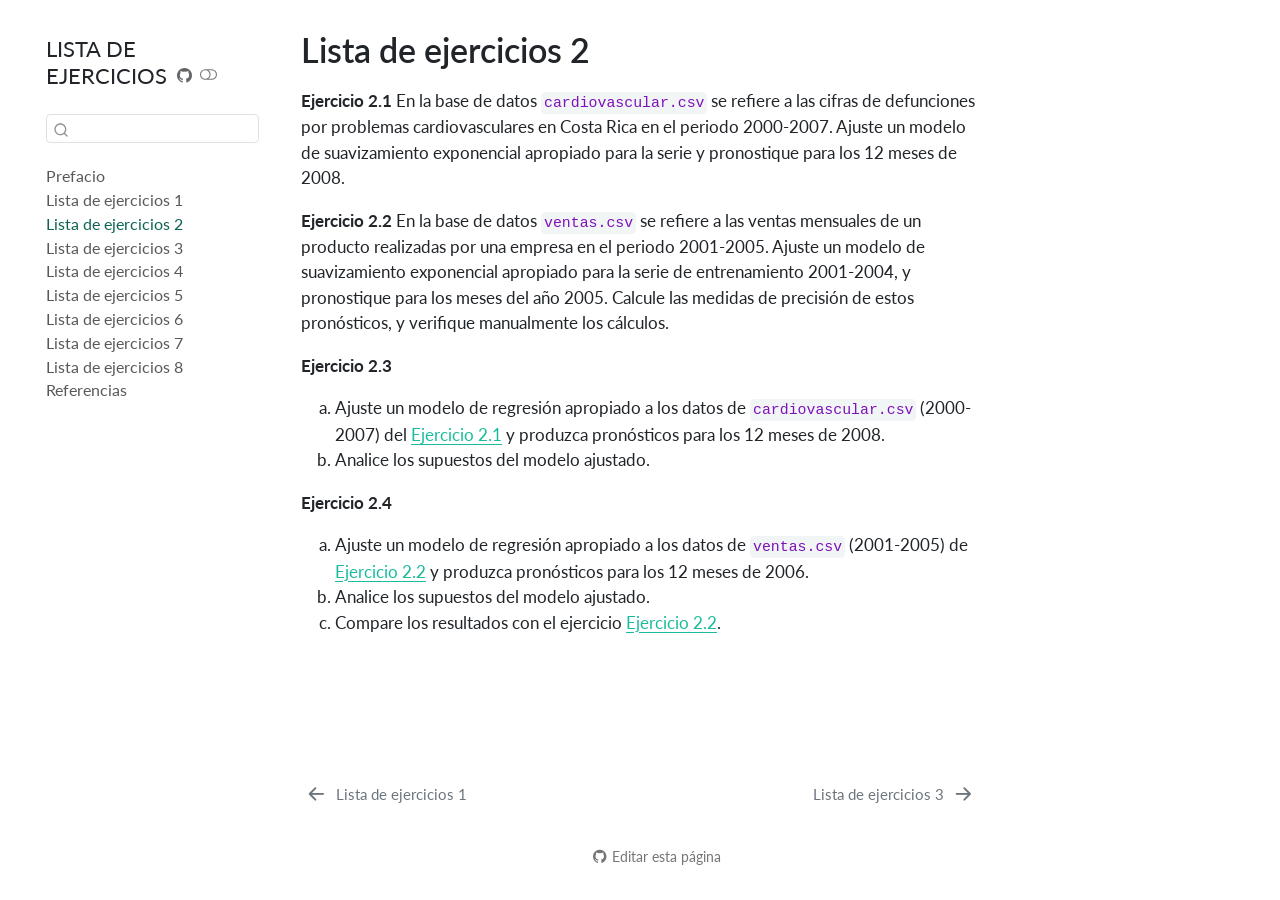
<file: docs/Lista_2.html>
<!DOCTYPE html>
<html xmlns="http://www.w3.org/1999/xhtml" lang="es" xml:lang="es"><head>

<meta charset="utf-8">
<meta name="generator" content="quarto-1.9.38">

<meta name="viewport" content="width=device-width, initial-scale=1.0, user-scalable=yes">


<title>Lista de ejercicios 2 – LISTA DE EJERCICIOS</title>
<style>
/* Default styles provided by pandoc.
** See https://pandoc.org/MANUAL.html#variables-for-html for config info.
*/
code{white-space: pre-wrap;}
span.smallcaps{font-variant: small-caps;}
div.columns{display: flex; gap: min(4vw, 1.5em);}
div.column{flex: auto; overflow-x: auto;}
div.hanging-indent{margin-left: 1.5em; text-indent: -1.5em;}
ul.task-list{list-style: none;}
ul.task-list li input[type="checkbox"] {
  width: 0.8em;
  margin: 0 0.8em 0.2em -1em; /* quarto-specific, see https://github.com/quarto-dev/quarto-cli/issues/4556 */ 
  vertical-align: middle;
}
/* CSS for citations */
div.csl-bib-body { }
div.csl-entry {
  clear: both;
}
.hanging-indent div.csl-entry {
  margin-left:2em;
  text-indent:-2em;
}
div.csl-left-margin {
  min-width:2em;
  float:left;
}
div.csl-right-inline {
  margin-left:2em;
  padding-left:1em;
}
div.csl-indent {
  margin-left: 2em;
}</style>


<script src="site_libs/quarto-nav/quarto-nav.js"></script>
<script src="site_libs/quarto-nav/headroom.min.js"></script>
<script src="site_libs/clipboard/clipboard.min.js"></script>
<script src="site_libs/quarto-search/autocomplete.umd.js"></script>
<script src="site_libs/quarto-search/fuse.min.js"></script>
<script src="site_libs/quarto-search/quarto-search.js"></script>
<meta name="quarto:offset" content="./">
<link href="./Lista_3.html" rel="next">
<link href="./Lista_1.html" rel="prev">
<script src="site_libs/quarto-html/quarto.js" type="module"></script>
<script src="site_libs/quarto-html/tabsets/tabsets.js" type="module"></script>
<script src="site_libs/quarto-html/popper.min.js"></script>
<script src="site_libs/quarto-html/tippy.umd.min.js"></script>
<script src="site_libs/quarto-html/anchor.min.js"></script>
<link href="site_libs/quarto-html/tippy.css" rel="stylesheet">
<link href="site_libs/quarto-html/quarto-syntax-highlighting-15634bcf2e68342d4ad2dfa704d543f6.css" rel="stylesheet" class="quarto-color-scheme" id="quarto-text-highlighting-styles">
<link href="site_libs/quarto-html/quarto-syntax-highlighting-dark-0a6b7249c26820e032cb0bd839ff02b1.css" rel="stylesheet" class="quarto-color-scheme quarto-color-alternate" id="quarto-text-highlighting-styles">
<link href="site_libs/quarto-html/quarto-syntax-highlighting-15634bcf2e68342d4ad2dfa704d543f6.css" rel="stylesheet" class="quarto-color-scheme-extra" id="quarto-text-highlighting-styles">
<script src="site_libs/bootstrap/bootstrap.min.js"></script>
<link href="site_libs/bootstrap/bootstrap-icons.css" rel="stylesheet">
<link href="site_libs/bootstrap/bootstrap-ffc4c3fc79587ee79da4865b6a08975e.min.css" rel="stylesheet" append-hash="true" class="quarto-color-scheme" id="quarto-bootstrap" data-mode="light">
<link href="site_libs/bootstrap/bootstrap-dark-acff971833d9769290026d534105daaa.min.css" rel="stylesheet" append-hash="true" class="quarto-color-scheme quarto-color-alternate" id="quarto-bootstrap" data-mode="dark">
<link href="site_libs/bootstrap/bootstrap-ffc4c3fc79587ee79da4865b6a08975e.min.css" rel="stylesheet" append-hash="true" class="quarto-color-scheme-extra" id="quarto-bootstrap" data-mode="light">
<script id="quarto-search-options" type="application/json">{
  "location": "sidebar",
  "copy-button": false,
  "collapse-after": 3,
  "panel-placement": "start",
  "type": "textbox",
  "limit": 50,
  "keyboard-shortcut": [
    "f",
    "/",
    "s"
  ],
  "show-item-context": false,
  "language": {
    "search-no-results-text": "No se han encontrado resultados",
    "search-matching-documents-text": "documentos encontrados",
    "search-copy-link-title": "Copiar el enlace en la búsqueda",
    "search-hide-matches-text": "Ocultar resultados adicionales",
    "search-more-match-text": "resultado adicional en este documento",
    "search-more-matches-text": "resultados adicionales en este documento",
    "search-clear-button-title": "Borrar",
    "search-text-placeholder": "",
    "search-detached-cancel-button-title": "Cancelar",
    "search-submit-button-title": "Enviar",
    "search-label": "Buscar"
  }
}</script>


</head>

<body class="nav-sidebar floating quarto-light"><script id="quarto-html-before-body" type="application/javascript">
    const toggleBodyColorMode = (bsSheetEl) => {
      const mode = bsSheetEl.getAttribute("data-mode");
      const bodyEl = window.document.querySelector("body");
      if (mode === "dark") {
        bodyEl.classList.add("quarto-dark");
        bodyEl.classList.remove("quarto-light");
      } else {
        bodyEl.classList.add("quarto-light");
        bodyEl.classList.remove("quarto-dark");
      }
    }
    const toggleBodyColorPrimary = () => {
      const bsSheetEl = window.document.querySelector("link#quarto-bootstrap:not([rel=disabled-stylesheet])");
      if (bsSheetEl) {
        toggleBodyColorMode(bsSheetEl);
      }
    }
    const setColorSchemeToggle = (alternate) => {
      const toggles = window.document.querySelectorAll('.quarto-color-scheme-toggle');
      for (let i=0; i < toggles.length; i++) {
        const toggle = toggles[i];
        if (toggle) {
          if (alternate) {
            toggle.classList.add("alternate");
          } else {
            toggle.classList.remove("alternate");
          }
        }
      }
    };
    const toggleColorMode = (alternate) => {
      // Switch the stylesheets
      const primaryStylesheets = window.document.querySelectorAll('link.quarto-color-scheme:not(.quarto-color-alternate)');
      const alternateStylesheets = window.document.querySelectorAll('link.quarto-color-scheme.quarto-color-alternate');
      manageTransitions('#quarto-margin-sidebar .nav-link', false);
      if (alternate) {
        // note: dark is layered on light, we don't disable primary!
        enableStylesheet(alternateStylesheets);
        for (const sheetNode of alternateStylesheets) {
          if (sheetNode.id === "quarto-bootstrap") {
            toggleBodyColorMode(sheetNode);
          }
        }
      } else {
        disableStylesheet(alternateStylesheets);
        enableStylesheet(primaryStylesheets)
        toggleBodyColorPrimary();
      }
      manageTransitions('#quarto-margin-sidebar .nav-link', true);
      // Switch the toggles
      setColorSchemeToggle(alternate)
      // Hack to workaround the fact that safari doesn't
      // properly recolor the scrollbar when toggling (#1455)
      if (navigator.userAgent.indexOf('Safari') > 0 && navigator.userAgent.indexOf('Chrome') == -1) {
        manageTransitions("body", false);
        window.scrollTo(0, 1);
        setTimeout(() => {
          window.scrollTo(0, 0);
          manageTransitions("body", true);
        }, 40);
      }
    }
    const disableStylesheet = (stylesheets) => {
      for (let i=0; i < stylesheets.length; i++) {
        const stylesheet = stylesheets[i];
        stylesheet.rel = 'disabled-stylesheet';
      }
    }
    const enableStylesheet = (stylesheets) => {
      for (let i=0; i < stylesheets.length; i++) {
        const stylesheet = stylesheets[i];
        if(stylesheet.rel !== 'stylesheet') { // for Chrome, which will still FOUC without this check
          stylesheet.rel = 'stylesheet';
        }
      }
    }
    const manageTransitions = (selector, allowTransitions) => {
      const els = window.document.querySelectorAll(selector);
      for (let i=0; i < els.length; i++) {
        const el = els[i];
        if (allowTransitions) {
          el.classList.remove('notransition');
        } else {
          el.classList.add('notransition');
        }
      }
    }
    const isFileUrl = () => {
      return window.location.protocol === 'file:';
    }
    const hasAlternateSentinel = () => {
      let styleSentinel = getColorSchemeSentinel();
      if (styleSentinel !== null) {
        return styleSentinel === "alternate";
      } else {
        return false;
      }
    }
    const setStyleSentinel = (alternate) => {
      const value = alternate ? "alternate" : "default";
      if (!isFileUrl()) {
        window.localStorage.setItem("quarto-color-scheme", value);
      } else {
        localAlternateSentinel = value;
      }
    }
    const getColorSchemeSentinel = () => {
      if (!isFileUrl()) {
        const storageValue = window.localStorage.getItem("quarto-color-scheme");
        return storageValue != null ? storageValue : localAlternateSentinel;
      } else {
        return localAlternateSentinel;
      }
    }
    const toggleGiscusIfUsed = (isAlternate, darkModeDefault) => {
      const baseTheme = document.querySelector('#giscus-base-theme')?.value ?? 'light';
      const alternateTheme = document.querySelector('#giscus-alt-theme')?.value ?? 'dark';
      let newTheme = '';
      if(authorPrefersDark) {
        newTheme = isAlternate ? baseTheme : alternateTheme;
      } else {
        newTheme = isAlternate ? alternateTheme : baseTheme;
      }
      const changeGiscusTheme = () => {
        // From: https://github.com/giscus/giscus/issues/336
        const sendMessage = (message) => {
          const iframe = document.querySelector('iframe.giscus-frame');
          if (!iframe) return;
          iframe.contentWindow.postMessage({ giscus: message }, 'https://giscus.app');
        }
        sendMessage({
          setConfig: {
            theme: newTheme
          }
        });
      }
      const isGiscussLoaded = window.document.querySelector('iframe.giscus-frame') !== null;
      if (isGiscussLoaded) {
        changeGiscusTheme();
      }
    };
    const authorPrefersDark = false;
    const darkModeDefault = authorPrefersDark;
      document.querySelector('link#quarto-text-highlighting-styles.quarto-color-scheme-extra').rel = 'disabled-stylesheet';
      document.querySelector('link#quarto-bootstrap.quarto-color-scheme-extra').rel = 'disabled-stylesheet';
    let localAlternateSentinel = darkModeDefault ? 'alternate' : 'default';
    // Dark / light mode switch
    window.quartoToggleColorScheme = () => {
      // Read the current dark / light value
      let toAlternate = !hasAlternateSentinel();
      toggleColorMode(toAlternate);
      setStyleSentinel(toAlternate);
      toggleGiscusIfUsed(toAlternate, darkModeDefault);
      window.dispatchEvent(new Event('resize'));
    };
    // Switch to dark mode if need be
    if (hasAlternateSentinel()) {
      toggleColorMode(true);
    } else {
      toggleColorMode(false);
    }
  </script>

<div id="quarto-search-results"></div>
  <header id="quarto-header" class="headroom fixed-top">
  <nav class="quarto-secondary-nav">
    <div class="container-fluid d-flex">
      <button type="button" class="quarto-btn-toggle btn" data-bs-toggle="collapse" role="button" data-bs-target=".quarto-sidebar-collapse-item" aria-controls="quarto-sidebar" aria-expanded="false" aria-label="Alternar barra lateral" onclick="if (window.quartoToggleHeadroom) { window.quartoToggleHeadroom(); }">
        <i class="bi bi-layout-text-sidebar-reverse"></i>
      </button>
        <nav class="quarto-page-breadcrumbs" aria-label="breadcrumb"><ol class="breadcrumb"><li class="breadcrumb-item"><a href="./Lista_2.html"><span class="chapter-title">Lista de ejercicios 2</span></a></li></ol></nav>
        <a class="flex-grow-1" role="navigation" data-bs-toggle="collapse" data-bs-target=".quarto-sidebar-collapse-item" aria-controls="quarto-sidebar" aria-expanded="false" aria-label="Alternar barra lateral" onclick="if (window.quartoToggleHeadroom) { window.quartoToggleHeadroom(); }">      
        </a>
      <button type="button" class="btn quarto-search-button" aria-label="Buscar" onclick="window.quartoOpenSearch();">
        <i class="bi bi-search"></i>
      </button>
    </div>
  </nav>
</header>
<!-- content -->
<div id="quarto-content" class="quarto-container page-columns page-rows-contents page-layout-article">
<!-- sidebar -->
  <nav id="quarto-sidebar" class="sidebar collapse collapse-horizontal quarto-sidebar-collapse-item sidebar-navigation floating overflow-auto">
    <div class="pt-lg-2 mt-2 text-left sidebar-header">
    <div class="sidebar-title mb-0 py-0">
      <a href="./">LISTA DE EJERCICIOS</a> 
        <div class="sidebar-tools-main">
    <a href="https://github.com/swchouchen/series_grad_ej/" title="Ejecutar el código" class="quarto-navigation-tool px-1" aria-label="Ejecutar el código"><i class="bi bi-github"></i></a>
  <a href="" class="quarto-color-scheme-toggle quarto-navigation-tool  px-1" onclick="window.quartoToggleColorScheme(); return false;" title="Alternar modo oscuro"><i class="bi"></i></a>
</div>
    </div>
      </div>
        <div class="mt-2 flex-shrink-0 align-items-center">
        <div class="sidebar-search">
        <div id="quarto-search" class="" title="Buscar"></div>
        </div>
        </div>
    <div class="sidebar-menu-container"> 
    <ul class="list-unstyled mt-1">
        <li class="sidebar-item">
  <div class="sidebar-item-container"> 
  <a href="./index.html" class="sidebar-item-text sidebar-link">
 <span class="menu-text">Prefacio</span></a>
  </div>
</li>
        <li class="sidebar-item">
  <div class="sidebar-item-container"> 
  <a href="./Lista_1.html" class="sidebar-item-text sidebar-link"><span class="chapter-title">Lista de ejercicios 1</span></a>
  </div>
</li>
        <li class="sidebar-item">
  <div class="sidebar-item-container"> 
  <a href="./Lista_2.html" class="sidebar-item-text sidebar-link active"><span class="chapter-title">Lista de ejercicios 2</span></a>
  </div>
</li>
        <li class="sidebar-item">
  <div class="sidebar-item-container"> 
  <a href="./Lista_3.html" class="sidebar-item-text sidebar-link"><span class="chapter-title">Lista de ejercicios 3</span></a>
  </div>
</li>
        <li class="sidebar-item">
  <div class="sidebar-item-container"> 
  <a href="./Lista_4.html" class="sidebar-item-text sidebar-link"><span class="chapter-title">Lista de ejercicios 4</span></a>
  </div>
</li>
        <li class="sidebar-item">
  <div class="sidebar-item-container"> 
  <a href="./Lista_5.html" class="sidebar-item-text sidebar-link"><span class="chapter-title">Lista de ejercicios 5</span></a>
  </div>
</li>
        <li class="sidebar-item">
  <div class="sidebar-item-container"> 
  <a href="./Lista_6.html" class="sidebar-item-text sidebar-link"><span class="chapter-title">Lista de ejercicios 6</span></a>
  </div>
</li>
        <li class="sidebar-item">
  <div class="sidebar-item-container"> 
  <a href="./Lista_7.html" class="sidebar-item-text sidebar-link"><span class="chapter-title">Lista de ejercicios 7</span></a>
  </div>
</li>
        <li class="sidebar-item">
  <div class="sidebar-item-container"> 
  <a href="./Lista_8.html" class="sidebar-item-text sidebar-link"><span class="chapter-title">Lista de ejercicios 8</span></a>
  </div>
</li>
        <li class="sidebar-item">
  <div class="sidebar-item-container"> 
  <a href="./references.html" class="sidebar-item-text sidebar-link">
 <span class="menu-text">Referencias</span></a>
  </div>
</li>
    </ul>
    </div>
</nav>
<div id="quarto-sidebar-glass" class="quarto-sidebar-collapse-item" data-bs-toggle="collapse" data-bs-target=".quarto-sidebar-collapse-item"></div>
<!-- margin-sidebar -->
    <div id="quarto-margin-sidebar" class="sidebar margin-sidebar zindex-bottom">
        
    </div>
<!-- main -->
<main class="content" id="quarto-document-content">


<header id="title-block-header" class="quarto-title-block default">
<div class="quarto-title">
<h1 class="title"><span class="chapter-title">Lista de ejercicios 2</span></h1>
</div>



<div class="quarto-title-meta">

    
  
    
  </div>
  


</header>


<div id="exr-II1" class="Exercise theorem exercise">
<p><span class="theorem-title"><strong>Ejercicio 2.1</strong></span> En la base de datos <code>cardiovascular.csv</code> se refiere a las cifras de defunciones por problemas cardiovasculares en Costa Rica en el periodo 2000-2007. Ajuste un modelo de suavizamiento exponencial apropiado para la serie y pronostique para los 12 meses de 2008.</p>
</div>
<div id="exr-II2" class="Exercise theorem exercise">
<p><span class="theorem-title"><strong>Ejercicio 2.2</strong></span> En la base de datos <code>ventas.csv</code> se refiere a las ventas mensuales de un producto realizadas por una empresa en el periodo 2001-2005. Ajuste un modelo de suavizamiento exponencial apropiado para la serie de entrenamiento 2001-2004, y pronostique para los meses del año 2005. Calcule las medidas de precisión de estos pronósticos, y verifique manualmente los cálculos.</p>
</div>
<div id="exr-II3" class="Exercise theorem exercise">
<p><span class="theorem-title"><strong>Ejercicio 2.3</strong></span> &nbsp;</p>
<ol type="a">
<li>Ajuste un modelo de regresión apropiado a los datos de <code>cardiovascular.csv</code> (2000-2007) del <a href="#exr-II1" class="quarto-xref">Ejercicio&nbsp;<span>2.1</span></a> y produzca pronósticos para los 12 meses de 2008.</li>
<li>Analice los supuestos del modelo ajustado.</li>
</ol>
</div>
<div id="exr-II4" class="Exercise theorem exercise">
<p><span class="theorem-title"><strong>Ejercicio 2.4</strong></span> &nbsp;</p>
<ol type="a">
<li>Ajuste un modelo de regresión apropiado a los datos de <code>ventas.csv</code> (2001-2005) de <a href="#exr-II2" class="quarto-xref">Ejercicio&nbsp;<span>2.2</span></a> y produzca pronósticos para los 12 meses de 2006.</li>
<li>Analice los supuestos del modelo ajustado.</li>
<li>Compare los resultados con el ejercicio <a href="#exr-II2" class="quarto-xref">Ejercicio&nbsp;<span>2.2</span></a>.</li>
</ol>
</div>


<div id="refs" class="references csl-bib-body hanging-indent" role="list" style="display: none">
<div id="ref-Hernandez2011" class="csl-entry" role="listitem">
Hernández, O. 2011. <em>Introducción a las series cronológicas</em>. Editorial UCR.
</div>
<div id="ref-Hyndman2021" class="csl-entry" role="listitem">
Hyndman, R. J., y G. Athanasopoulos. 2021. <em>Forecasting: principles and practice.</em> 3era ed. OTexts: Melbourne, Australia.
</div>
<div id="ref-Morettin2006" class="csl-entry" role="listitem">
Morettin, Pedro A., y Clélia M. C. Toloi. 2006. <em>Análise de Séries Temporais</em>. 2da ed. Blucher.
</div>
<div id="ref-Shumway2016" class="csl-entry" role="listitem">
Shumway, R., y D. Stoffer. 2016. <em>Time series Analysis and its applications</em>. 4ta ed. Springer.
</div>
</div>

</main> <!-- /main -->
<script id="quarto-html-after-body" type="application/javascript">
  window.document.addEventListener("DOMContentLoaded", function (event) {
    // Ensure there is a toggle, if there isn't float one in the top right
    if (window.document.querySelector('.quarto-color-scheme-toggle') === null) {
      const a = window.document.createElement('a');
      a.classList.add('top-right');
      a.classList.add('quarto-color-scheme-toggle');
      a.href = "";
      a.onclick = function() { try { window.quartoToggleColorScheme(); } catch {} return false; };
      const i = window.document.createElement("i");
      i.classList.add('bi');
      a.appendChild(i);
      window.document.body.appendChild(a);
    }
    setColorSchemeToggle(hasAlternateSentinel())
    const icon = "";
    const anchorJS = new window.AnchorJS();
    anchorJS.options = {
      placement: 'right',
      icon: icon
    };
    anchorJS.add('.anchored');
    const isCodeAnnotation = (el) => {
      for (const clz of el.classList) {
        if (clz.startsWith('code-annotation-')) {                     
          return true;
        }
      }
      return false;
    }
    const onCopySuccess = function(e) {
      // button target
      const button = e.trigger;
      // don't keep focus
      button.blur();
      // flash "checked"
      button.classList.add('code-copy-button-checked');
      var currentTitle = button.getAttribute("title");
      button.setAttribute("title", "Copiado");
      let tooltip;
      if (window.bootstrap) {
        button.setAttribute("data-bs-toggle", "tooltip");
        button.setAttribute("data-bs-placement", "left");
        button.setAttribute("data-bs-title", "Copiado");
        tooltip = new bootstrap.Tooltip(button, 
          { trigger: "manual", 
            customClass: "code-copy-button-tooltip",
            offset: [0, -8]});
        tooltip.show();    
      }
      setTimeout(function() {
        if (tooltip) {
          tooltip.hide();
          button.removeAttribute("data-bs-title");
          button.removeAttribute("data-bs-toggle");
          button.removeAttribute("data-bs-placement");
        }
        button.setAttribute("title", currentTitle);
        button.classList.remove('code-copy-button-checked');
      }, 1000);
      // clear code selection
      e.clearSelection();
    }
    const getTextToCopy = function(trigger) {
      const outerScaffold = trigger.parentElement.cloneNode(true);
      const codeEl = outerScaffold.querySelector('code');
      for (const childEl of codeEl.children) {
        if (isCodeAnnotation(childEl)) {
          childEl.remove();
        }
      }
      return codeEl.innerText;
    }
    const clipboard = new window.ClipboardJS('.code-copy-button:not([data-in-quarto-modal])', {
      text: getTextToCopy
    });
    clipboard.on('success', onCopySuccess);
    if (window.document.getElementById('quarto-embedded-source-code-modal')) {
      const clipboardModal = new window.ClipboardJS('.code-copy-button[data-in-quarto-modal]', {
        text: getTextToCopy,
        container: window.document.getElementById('quarto-embedded-source-code-modal')
      });
      clipboardModal.on('success', onCopySuccess);
    }
      var localhostRegex = new RegExp(/^(?:http|https):\/\/localhost\:?[0-9]*\//);
      var mailtoRegex = new RegExp(/^mailto:/);
        var filterRegex = new RegExp('/' + window.location.host + '/');
      var isInternal = (href) => {
          return filterRegex.test(href) || localhostRegex.test(href) || mailtoRegex.test(href);
      }
      // Inspect non-navigation links and adorn them if external
     var links = window.document.querySelectorAll('a[href]:not(.nav-link):not(.navbar-brand):not(.toc-action):not(.sidebar-link):not(.sidebar-item-toggle):not(.pagination-link):not(.no-external):not([aria-hidden]):not(.dropdown-item):not(.quarto-navigation-tool):not(.about-link)');
      for (var i=0; i<links.length; i++) {
        const link = links[i];
        if (!isInternal(link.href)) {
          // undo the damage that might have been done by quarto-nav.js in the case of
          // links that we want to consider external
          if (link.dataset.originalHref !== undefined) {
            link.href = link.dataset.originalHref;
          }
        }
      }
    function tippyHover(el, contentFn, onTriggerFn, onUntriggerFn) {
      const config = {
        allowHTML: true,
        maxWidth: 500,
        delay: 100,
        arrow: false,
        appendTo: function(el) {
            return el.parentElement;
        },
        interactive: true,
        interactiveBorder: 10,
        theme: 'quarto',
        placement: 'bottom-start',
      };
      if (contentFn) {
        config.content = contentFn;
      }
      if (onTriggerFn) {
        config.onTrigger = onTriggerFn;
      }
      if (onUntriggerFn) {
        config.onUntrigger = onUntriggerFn;
      }
      window.tippy(el, config); 
    }
    const noterefs = window.document.querySelectorAll('a[role="doc-noteref"]');
    for (var i=0; i<noterefs.length; i++) {
      const ref = noterefs[i];
      tippyHover(ref, function() {
        // use id or data attribute instead here
        let href = ref.getAttribute('data-footnote-href') || ref.getAttribute('href');
        try { href = new URL(href).hash; } catch {}
        const id = href.replace(/^#\/?/, "");
        const note = window.document.getElementById(id);
        if (note) {
          return note.innerHTML;
        } else {
          return "";
        }
      });
    }
    const xrefs = window.document.querySelectorAll('a.quarto-xref');
    const processXRef = (id, note) => {
      // Strip column container classes
      const stripColumnClz = (el) => {
        el.classList.remove("page-full", "page-columns");
        if (el.children) {
          for (const child of el.children) {
            stripColumnClz(child);
          }
        }
      }
      stripColumnClz(note)
      if (id === null || id.startsWith('sec-')) {
        // Special case sections, only their first couple elements
        const container = document.createElement("div");
        if (note.children && note.children.length > 2) {
          container.appendChild(note.children[0].cloneNode(true));
          for (let i = 1; i < note.children.length; i++) {
            const child = note.children[i];
            if (child.tagName === "P" && child.innerText === "") {
              continue;
            } else {
              container.appendChild(child.cloneNode(true));
              break;
            }
          }
          if (window.Quarto?.typesetMath) {
            window.Quarto.typesetMath(container);
          }
          return container.innerHTML
        } else {
          if (window.Quarto?.typesetMath) {
            window.Quarto.typesetMath(note);
          }
          return note.innerHTML;
        }
      } else {
        // Remove any anchor links if they are present
        const anchorLink = note.querySelector('a.anchorjs-link');
        if (anchorLink) {
          anchorLink.remove();
        }
        if (window.Quarto?.typesetMath) {
          window.Quarto.typesetMath(note);
        }
        if (note.classList.contains("callout")) {
          return note.outerHTML;
        } else {
          return note.innerHTML;
        }
      }
    }
    for (var i=0; i<xrefs.length; i++) {
      const xref = xrefs[i];
      tippyHover(xref, undefined, function(instance) {
        instance.disable();
        let url = xref.getAttribute('href');
        let hash = undefined; 
        if (url.startsWith('#')) {
          hash = url;
        } else {
          try { hash = new URL(url).hash; } catch {}
        }
        if (hash) {
          const id = hash.replace(/^#\/?/, "");
          const note = window.document.getElementById(id);
          if (note !== null) {
            try {
              const html = processXRef(id, note.cloneNode(true));
              instance.setContent(html);
            } finally {
              instance.enable();
              instance.show();
            }
          } else {
            // See if we can fetch this
            fetch(url.split('#')[0])
            .then(res => res.text())
            .then(html => {
              const parser = new DOMParser();
              const htmlDoc = parser.parseFromString(html, "text/html");
              const note = htmlDoc.getElementById(id);
              if (note !== null) {
                const html = processXRef(id, note);
                instance.setContent(html);
              } 
            }).finally(() => {
              instance.enable();
              instance.show();
            });
          }
        } else {
          // See if we can fetch a full url (with no hash to target)
          // This is a special case and we should probably do some content thinning / targeting
          fetch(url)
          .then(res => res.text())
          .then(html => {
            const parser = new DOMParser();
            const htmlDoc = parser.parseFromString(html, "text/html");
            const note = htmlDoc.querySelector('main.content');
            if (note !== null) {
              // This should only happen for chapter cross references
              // (since there is no id in the URL)
              // remove the first header
              if (note.children.length > 0 && note.children[0].tagName === "HEADER") {
                note.children[0].remove();
              }
              const html = processXRef(null, note);
              instance.setContent(html);
            } 
          }).finally(() => {
            instance.enable();
            instance.show();
          });
        }
      }, function(instance) {
      });
    }
        let selectedAnnoteEl;
        const selectorForAnnotation = ( cell, annotation) => {
          let cellAttr = 'data-code-cell="' + cell + '"';
          let lineAttr = 'data-code-annotation="' +  annotation + '"';
          const selector = 'span[' + cellAttr + '][' + lineAttr + ']';
          return selector;
        }
        const selectCodeLines = (annoteEl) => {
          const doc = window.document;
          const targetCell = annoteEl.getAttribute("data-target-cell");
          const targetAnnotation = annoteEl.getAttribute("data-target-annotation");
          const annoteSpan = window.document.querySelector(selectorForAnnotation(targetCell, targetAnnotation));
          const lines = annoteSpan.getAttribute("data-code-lines").split(",");
          const lineIds = lines.map((line) => {
            return targetCell + "-" + line;
          })
          let top = null;
          let height = null;
          let parent = null;
          if (lineIds.length > 0) {
              //compute the position of the single el (top and bottom and make a div)
              const el = window.document.getElementById(lineIds[0]);
              top = el.offsetTop;
              height = el.offsetHeight;
              parent = el.parentElement.parentElement;
            if (lineIds.length > 1) {
              const lastEl = window.document.getElementById(lineIds[lineIds.length - 1]);
              const bottom = lastEl.offsetTop + lastEl.offsetHeight;
              height = bottom - top;
            }
            if (top !== null && height !== null && parent !== null) {
              // cook up a div (if necessary) and position it 
              let div = window.document.getElementById("code-annotation-line-highlight");
              if (div === null) {
                div = window.document.createElement("div");
                div.setAttribute("id", "code-annotation-line-highlight");
                div.style.position = 'absolute';
                parent.appendChild(div);
              }
              div.style.top = top - 2 + "px";
              div.style.height = height + 4 + "px";
              div.style.left = 0;
              let gutterDiv = window.document.getElementById("code-annotation-line-highlight-gutter");
              if (gutterDiv === null) {
                gutterDiv = window.document.createElement("div");
                gutterDiv.setAttribute("id", "code-annotation-line-highlight-gutter");
                gutterDiv.style.position = 'absolute';
                const codeCell = window.document.getElementById(targetCell);
                const gutter = codeCell.querySelector('.code-annotation-gutter');
                gutter.appendChild(gutterDiv);
              }
              gutterDiv.style.top = top - 2 + "px";
              gutterDiv.style.height = height + 4 + "px";
            }
            selectedAnnoteEl = annoteEl;
          }
        };
        const unselectCodeLines = () => {
          const elementsIds = ["code-annotation-line-highlight", "code-annotation-line-highlight-gutter"];
          elementsIds.forEach((elId) => {
            const div = window.document.getElementById(elId);
            if (div) {
              div.remove();
            }
          });
          selectedAnnoteEl = undefined;
        };
          // Handle positioning of the toggle
      window.addEventListener(
        "resize",
        throttle(() => {
          elRect = undefined;
          if (selectedAnnoteEl) {
            selectCodeLines(selectedAnnoteEl);
          }
        }, 10)
      );
      function throttle(fn, ms) {
      let throttle = false;
      let timer;
        return (...args) => {
          if(!throttle) { // first call gets through
              fn.apply(this, args);
              throttle = true;
          } else { // all the others get throttled
              if(timer) clearTimeout(timer); // cancel #2
              timer = setTimeout(() => {
                fn.apply(this, args);
                timer = throttle = false;
              }, ms);
          }
        };
      }
        // Attach click handler to the DT
        const annoteDls = window.document.querySelectorAll('dt[data-target-cell]');
        for (const annoteDlNode of annoteDls) {
          annoteDlNode.addEventListener('click', (event) => {
            const clickedEl = event.target;
            if (clickedEl !== selectedAnnoteEl) {
              unselectCodeLines();
              const activeEl = window.document.querySelector('dt[data-target-cell].code-annotation-active');
              if (activeEl) {
                activeEl.classList.remove('code-annotation-active');
              }
              selectCodeLines(clickedEl);
              clickedEl.classList.add('code-annotation-active');
            } else {
              // Unselect the line
              unselectCodeLines();
              clickedEl.classList.remove('code-annotation-active');
            }
          });
        }
    const findCites = (el) => {
      const parentEl = el.parentElement;
      if (parentEl) {
        const cites = parentEl.dataset.cites;
        if (cites) {
          return {
            el,
            cites: cites.split(' ')
          };
        } else {
          return findCites(el.parentElement)
        }
      } else {
        return undefined;
      }
    };
    var bibliorefs = window.document.querySelectorAll('a[role="doc-biblioref"]');
    for (var i=0; i<bibliorefs.length; i++) {
      const ref = bibliorefs[i];
      const citeInfo = findCites(ref);
      if (citeInfo) {
        tippyHover(citeInfo.el, function() {
          var popup = window.document.createElement('div');
          citeInfo.cites.forEach(function(cite) {
            var citeDiv = window.document.createElement('div');
            citeDiv.classList.add('hanging-indent');
            citeDiv.classList.add('csl-entry');
            var biblioDiv = window.document.getElementById('ref-' + cite);
            if (biblioDiv) {
              citeDiv.innerHTML = biblioDiv.innerHTML;
            }
            popup.appendChild(citeDiv);
          });
          return popup.innerHTML;
        });
      }
    }
  });
  </script>
<nav class="page-navigation">
  <div class="nav-page nav-page-previous">
      <a href="./Lista_1.html" class="pagination-link" aria-label="Lista de ejercicios 1">
        <i class="bi bi-arrow-left-short"></i> <span class="nav-page-text"><span class="chapter-title">Lista de ejercicios 1</span></span>
      </a>          
  </div>
  <div class="nav-page nav-page-next">
      <a href="./Lista_3.html" class="pagination-link" aria-label="Lista de ejercicios 3">
        <span class="nav-page-text"><span class="chapter-title">Lista de ejercicios 3</span></span> <i class="bi bi-arrow-right-short"></i>
      </a>
  </div>
</nav>
</div> <!-- /content -->




<footer class="footer"><div class="nav-footer"><div class="nav-footer-center"><div class="toc-actions"><ul><li><a href="https://github.com/swchouchen/series_grad_ej/edit/main/Lista_2.qmd" class="toc-action"><i class="bi bi-github"></i>Editar esta página</a></li></ul></div></div></div></footer></body></html>
</file>
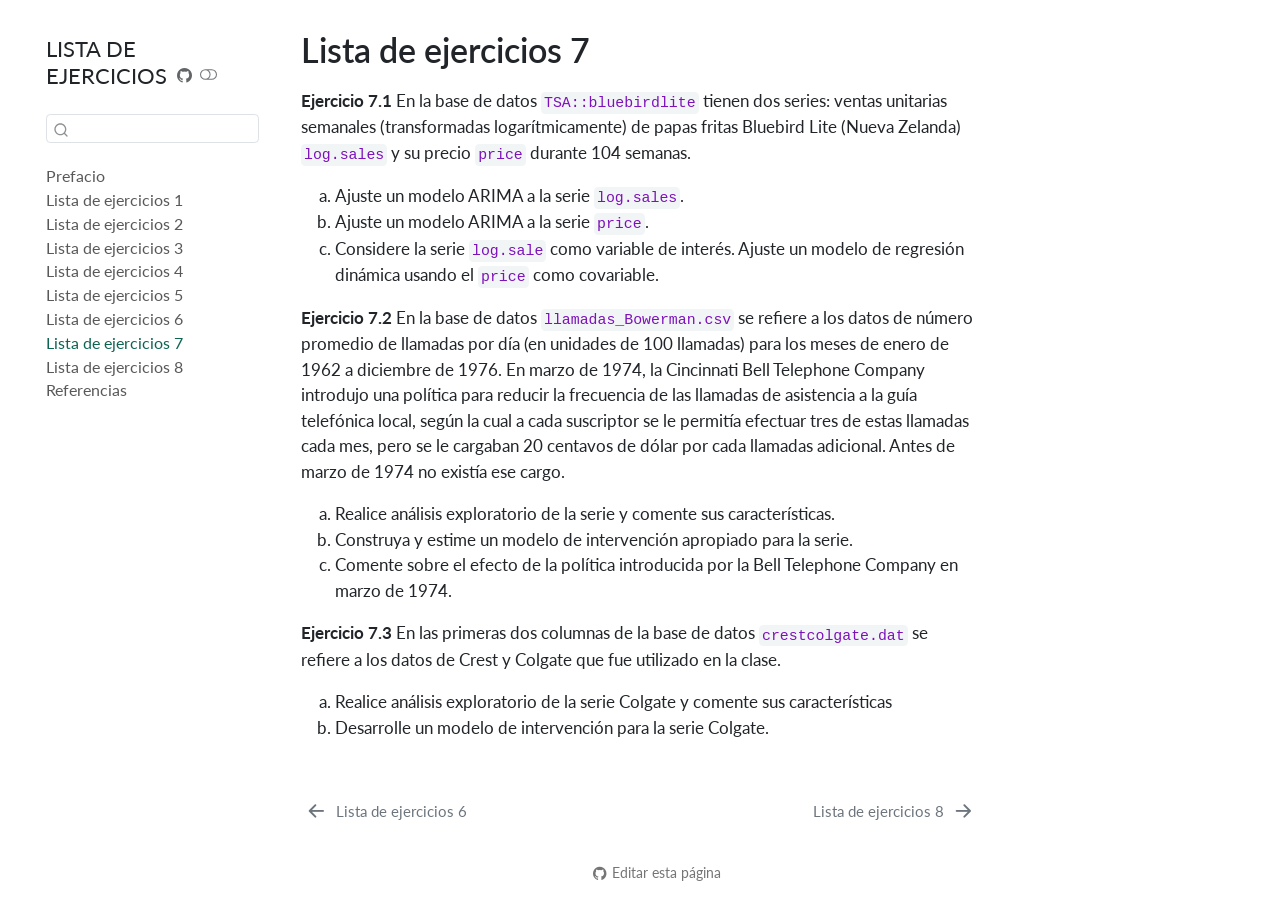
<file: docs/Lista_7.html>
<!DOCTYPE html>
<html xmlns="http://www.w3.org/1999/xhtml" lang="es" xml:lang="es"><head>

<meta charset="utf-8">
<meta name="generator" content="quarto-1.10.18">

<meta name="viewport" content="width=device-width, initial-scale=1.0, user-scalable=yes">


<title>Lista de ejercicios 7 – LISTA DE EJERCICIOS</title>
<style>
/* Default styles provided by pandoc.
** See https://pandoc.org/MANUAL.html#variables-for-html for config info.
*/
span.smallcaps{font-variant: small-caps;}
div.columns{display: flex; gap: 1.5em;}
div.column{flex: auto;}
@media screen {
div.columns{gap: min(4vw, 1.5em);}
div.column{overflow-x: auto;}
}
div.hanging-indent{margin-left: 1.5em; text-indent: -1.5em;}
ul.task-list{list-style: none;}
ul.task-list li input[type="checkbox"] {
  width: 0.8em;
  margin: 0 0.8em 0.2em -1em; /* quarto-specific, see https://github.com/quarto-dev/quarto-cli/issues/4556 */ 
  vertical-align: middle;
}
/* CSS for citations */
div.csl-bib-body { }
div.csl-entry {
  clear: both;
}
.hanging-indent div.csl-entry {
  margin-left:2em;
  text-indent:-2em;
}
div.csl-left-margin {
  min-width:2em;
  float:left;
}
div.csl-right-inline {
  margin-left:2em;
  padding-left:1em;
}
div.csl-indent {
  margin-left: 2em;
}</style>


<script src="site_libs/quarto-nav/quarto-nav.js"></script>
<script src="site_libs/quarto-nav/headroom.min.js"></script>
<script src="site_libs/clipboard/clipboard.min.js"></script>
<script src="site_libs/quarto-search/autocomplete.umd.js"></script>
<script src="site_libs/quarto-search/fuse.min.js"></script>
<script src="site_libs/quarto-search/quarto-search.js"></script>
<meta name="quarto:offset" content="./">
<link href="./Lista_8.html" rel="next">
<link href="./Lista_6.html" rel="prev">
<script src="site_libs/quarto-html/quarto.js" type="module"></script>
<script src="site_libs/quarto-html/tabsets/tabsets.js" type="module"></script>
<script src="site_libs/quarto-html/popper.min.js"></script>
<script src="site_libs/quarto-html/tippy.umd.min.js"></script>
<script src="site_libs/quarto-html/anchor.min.js"></script>
<link href="site_libs/quarto-html/tippy.css" rel="stylesheet">
<link href="site_libs/quarto-html/quarto-syntax-highlighting-64a204ab8560d761af7679ceaba22944.css" rel="stylesheet" class="quarto-color-scheme" id="quarto-text-highlighting-styles">
<link href="site_libs/quarto-html/quarto-syntax-highlighting-dark-b85bc7c33db8c58e0ec93c3465666fed.css" rel="stylesheet" class="quarto-color-scheme quarto-color-alternate" id="quarto-text-highlighting-styles">
<link href="site_libs/quarto-html/quarto-syntax-highlighting-64a204ab8560d761af7679ceaba22944.css" rel="stylesheet" class="quarto-color-scheme-extra" id="quarto-text-highlighting-styles">
<script src="site_libs/bootstrap/bootstrap.min.js"></script>
<link href="site_libs/bootstrap/bootstrap-icons.css" rel="stylesheet">
<link href="site_libs/bootstrap/bootstrap-5ed507768e29e60bd1f6e02bc908bc5a.min.css" rel="stylesheet" append-hash="true" class="quarto-color-scheme" id="quarto-bootstrap" data-mode="light">
<link href="site_libs/bootstrap/bootstrap-dark-62da5bfcf9398c84046c0276f84eca89.min.css" rel="stylesheet" append-hash="true" class="quarto-color-scheme quarto-color-alternate" id="quarto-bootstrap" data-mode="dark">
<link href="site_libs/bootstrap/bootstrap-5ed507768e29e60bd1f6e02bc908bc5a.min.css" rel="stylesheet" append-hash="true" class="quarto-color-scheme-extra" id="quarto-bootstrap" data-mode="light">
<script id="quarto-search-options" type="application/json">{
  "location": "sidebar",
  "copy-button": false,
  "collapse-after": 3,
  "panel-placement": "start",
  "type": "textbox",
  "limit": 50,
  "keyboard-shortcut": [
    "f",
    "/",
    "s"
  ],
  "show-item-context": false,
  "language": {
    "search-no-results-text": "No se han encontrado resultados",
    "search-matching-documents-text": "documentos encontrados",
    "search-copy-link-title": "Copiar el enlace en la búsqueda",
    "search-hide-matches-text": "Ocultar resultados adicionales",
    "search-more-match-text": "resultado adicional en este documento",
    "search-more-matches-text": "resultados adicionales en este documento",
    "search-clear-button-title": "Borrar",
    "search-text-placeholder": "",
    "search-detached-cancel-button-title": "Cancelar",
    "search-submit-button-title": "Enviar",
    "search-label": "Buscar"
  }
}</script>


</head>

<body class="nav-sidebar floating quarto-light"><script id="quarto-html-before-body" type="application/javascript">
    const toggleBodyColorMode = (bsSheetEl) => {
      const mode = bsSheetEl.getAttribute("data-mode");
      const bodyEl = window.document.querySelector("body");
      if (mode === "dark") {
        bodyEl.classList.add("quarto-dark");
        bodyEl.classList.remove("quarto-light");
      } else {
        bodyEl.classList.add("quarto-light");
        bodyEl.classList.remove("quarto-dark");
      }
    }
    const toggleBodyColorPrimary = () => {
      const bsSheetEl = window.document.querySelector("link#quarto-bootstrap:not([rel=disabled-stylesheet])");
      if (bsSheetEl) {
        toggleBodyColorMode(bsSheetEl);
      }
    }
    const setColorSchemeToggle = (alternate) => {
      const toggles = window.document.querySelectorAll('.quarto-color-scheme-toggle');
      for (let i=0; i < toggles.length; i++) {
        const toggle = toggles[i];
        if (toggle) {
          if (alternate) {
            toggle.classList.add("alternate");
          } else {
            toggle.classList.remove("alternate");
          }
        }
      }
    };
    const toggleColorMode = (alternate) => {
      // Switch the stylesheets
      const primaryStylesheets = window.document.querySelectorAll('link.quarto-color-scheme:not(.quarto-color-alternate)');
      const alternateStylesheets = window.document.querySelectorAll('link.quarto-color-scheme.quarto-color-alternate');
      manageTransitions('#quarto-margin-sidebar .nav-link', false);
      if (alternate) {
        // note: dark is layered on light, we don't disable primary!
        enableStylesheet(alternateStylesheets);
        for (const sheetNode of alternateStylesheets) {
          if (sheetNode.id === "quarto-bootstrap") {
            toggleBodyColorMode(sheetNode);
          }
        }
      } else {
        disableStylesheet(alternateStylesheets);
        enableStylesheet(primaryStylesheets)
        toggleBodyColorPrimary();
      }
      manageTransitions('#quarto-margin-sidebar .nav-link', true);
      // Switch the toggles
      setColorSchemeToggle(alternate)
      // Hack to workaround the fact that safari doesn't
      // properly recolor the scrollbar when toggling (#1455)
      if (navigator.userAgent.indexOf('Safari') > 0 && navigator.userAgent.indexOf('Chrome') == -1) {
        manageTransitions("body", false);
        window.scrollTo(0, 1);
        setTimeout(() => {
          window.scrollTo(0, 0);
          manageTransitions("body", true);
        }, 40);
      }
    }
    const disableStylesheet = (stylesheets) => {
      for (let i=0; i < stylesheets.length; i++) {
        const stylesheet = stylesheets[i];
        stylesheet.rel = 'disabled-stylesheet';
      }
    }
    const enableStylesheet = (stylesheets) => {
      for (let i=0; i < stylesheets.length; i++) {
        const stylesheet = stylesheets[i];
        if(stylesheet.rel !== 'stylesheet') { // for Chrome, which will still FOUC without this check
          stylesheet.rel = 'stylesheet';
        }
      }
    }
    const manageTransitions = (selector, allowTransitions) => {
      const els = window.document.querySelectorAll(selector);
      for (let i=0; i < els.length; i++) {
        const el = els[i];
        if (allowTransitions) {
          el.classList.remove('notransition');
        } else {
          el.classList.add('notransition');
        }
      }
    }
    const isFileUrl = () => {
      return window.location.protocol === 'file:';
    }
    const hasAlternateSentinel = () => {
      let styleSentinel = getColorSchemeSentinel();
      if (styleSentinel !== null) {
        return styleSentinel === "alternate";
      } else {
        return false;
      }
    }
    const setStyleSentinel = (alternate) => {
      const value = alternate ? "alternate" : "default";
      if (!isFileUrl()) {
        window.localStorage.setItem("quarto-color-scheme", value);
      } else {
        localAlternateSentinel = value;
      }
    }
    const getColorSchemeSentinel = () => {
      if (!isFileUrl()) {
        const storageValue = window.localStorage.getItem("quarto-color-scheme");
        return storageValue != null ? storageValue : localAlternateSentinel;
      } else {
        return localAlternateSentinel;
      }
    }
    const toggleGiscusIfUsed = (isAlternate, darkModeDefault) => {
      const baseTheme = document.querySelector('#giscus-base-theme')?.value ?? 'light';
      const alternateTheme = document.querySelector('#giscus-alt-theme')?.value ?? 'dark';
      let newTheme = '';
      if(authorPrefersDark) {
        newTheme = isAlternate ? baseTheme : alternateTheme;
      } else {
        newTheme = isAlternate ? alternateTheme : baseTheme;
      }
      const changeGiscusTheme = () => {
        // From: https://github.com/giscus/giscus/issues/336
        const sendMessage = (message) => {
          const iframe = document.querySelector('iframe.giscus-frame');
          if (!iframe) return;
          iframe.contentWindow.postMessage({ giscus: message }, 'https://giscus.app');
        }
        sendMessage({
          setConfig: {
            theme: newTheme
          }
        });
      }
      const isGiscussLoaded = window.document.querySelector('iframe.giscus-frame') !== null;
      if (isGiscussLoaded) {
        changeGiscusTheme();
      }
    };
    const authorPrefersDark = false;
    const darkModeDefault = authorPrefersDark;
      document.querySelector('link#quarto-text-highlighting-styles.quarto-color-scheme-extra').rel = 'disabled-stylesheet';
      document.querySelector('link#quarto-bootstrap.quarto-color-scheme-extra').rel = 'disabled-stylesheet';
    let localAlternateSentinel = darkModeDefault ? 'alternate' : 'default';
    // Dark / light mode switch
    window.quartoToggleColorScheme = () => {
      // Read the current dark / light value
      let toAlternate = !hasAlternateSentinel();
      toggleColorMode(toAlternate);
      setStyleSentinel(toAlternate);
      toggleGiscusIfUsed(toAlternate, darkModeDefault);
      window.dispatchEvent(new Event('resize'));
    };
    // Switch to dark mode if need be
    if (hasAlternateSentinel()) {
      toggleColorMode(true);
    } else {
      toggleColorMode(false);
    }
  </script>

<div id="quarto-search-results"></div>
  <header id="quarto-header" class="headroom fixed-top">
  <nav class="quarto-secondary-nav">
    <div class="container-fluid d-flex">
      <button type="button" class="quarto-btn-toggle btn" data-bs-toggle="collapse" role="button" data-bs-target=".quarto-sidebar-collapse-item" aria-controls="quarto-sidebar" aria-expanded="false" aria-label="Alternar barra lateral" onclick="if (window.quartoToggleHeadroom) { window.quartoToggleHeadroom(); }">
        <i class="bi bi-layout-text-sidebar-reverse"></i>
      </button>
        <nav class="quarto-page-breadcrumbs" aria-label="breadcrumb"><ol class="breadcrumb"><li class="breadcrumb-item"><a href="./Lista_7.html"><span class="chapter-title">Lista de ejercicios 7</span></a></li></ol></nav>
        <a class="flex-grow-1" role="navigation" data-bs-toggle="collapse" data-bs-target=".quarto-sidebar-collapse-item" aria-controls="quarto-sidebar" aria-expanded="false" aria-label="Alternar barra lateral" onclick="if (window.quartoToggleHeadroom) { window.quartoToggleHeadroom(); }">      
        </a>
      <button type="button" class="btn quarto-search-button" aria-label="Buscar" onclick="window.quartoOpenSearch();">
        <i class="bi bi-search"></i>
      </button>
    </div>
  </nav>
</header>
<!-- content -->
<div id="quarto-content" class="quarto-container page-columns page-rows-contents page-layout-article">
<!-- sidebar -->
  <nav id="quarto-sidebar" class="sidebar collapse collapse-horizontal quarto-sidebar-collapse-item sidebar-navigation floating overflow-auto">
    <div class="pt-lg-2 mt-2 text-left sidebar-header">
    <div class="sidebar-title mb-0 py-0">
      <a href="./">LISTA DE EJERCICIOS</a> 
        <div class="sidebar-tools-main">
    <a href="https://github.com/swchouchen/series_grad_ej/" title="Ejecutar el código" class="quarto-navigation-tool px-1" aria-label="Ejecutar el código"><i class="bi bi-github"></i></a>
  <a href="" class="quarto-color-scheme-toggle quarto-navigation-tool  px-1" onclick="window.quartoToggleColorScheme(); return false;" title="Alternar modo oscuro"><i class="bi"></i></a>
</div>
    </div>
      </div>
        <div class="mt-2 flex-shrink-0 align-items-center">
        <div class="sidebar-search">
        <div id="quarto-search" class="" title="Buscar"></div>
        </div>
        </div>
    <div class="sidebar-menu-container"> 
    <ul class="list-unstyled mt-1">
        <li class="sidebar-item">
  <div class="sidebar-item-container"> 
  <a href="./index.html" class="sidebar-item-text sidebar-link">
 <span class="menu-text">Prefacio</span></a>
  </div>
</li>
        <li class="sidebar-item">
  <div class="sidebar-item-container"> 
  <a href="./Lista_1.html" class="sidebar-item-text sidebar-link"><span class="chapter-title">Lista de ejercicios 1</span></a>
  </div>
</li>
        <li class="sidebar-item">
  <div class="sidebar-item-container"> 
  <a href="./Lista_2.html" class="sidebar-item-text sidebar-link"><span class="chapter-title">Lista de ejercicios 2</span></a>
  </div>
</li>
        <li class="sidebar-item">
  <div class="sidebar-item-container"> 
  <a href="./Lista_3.html" class="sidebar-item-text sidebar-link"><span class="chapter-title">Lista de ejercicios 3</span></a>
  </div>
</li>
        <li class="sidebar-item">
  <div class="sidebar-item-container"> 
  <a href="./Lista_4.html" class="sidebar-item-text sidebar-link"><span class="chapter-title">Lista de ejercicios 4</span></a>
  </div>
</li>
        <li class="sidebar-item">
  <div class="sidebar-item-container"> 
  <a href="./Lista_5.html" class="sidebar-item-text sidebar-link"><span class="chapter-title">Lista de ejercicios 5</span></a>
  </div>
</li>
        <li class="sidebar-item">
  <div class="sidebar-item-container"> 
  <a href="./Lista_6.html" class="sidebar-item-text sidebar-link"><span class="chapter-title">Lista de ejercicios 6</span></a>
  </div>
</li>
        <li class="sidebar-item">
  <div class="sidebar-item-container"> 
  <a href="./Lista_7.html" class="sidebar-item-text sidebar-link active"><span class="chapter-title">Lista de ejercicios 7</span></a>
  </div>
</li>
        <li class="sidebar-item">
  <div class="sidebar-item-container"> 
  <a href="./Lista_8.html" class="sidebar-item-text sidebar-link"><span class="chapter-title">Lista de ejercicios 8</span></a>
  </div>
</li>
        <li class="sidebar-item">
  <div class="sidebar-item-container"> 
  <a href="./references.html" class="sidebar-item-text sidebar-link">
 <span class="menu-text">Referencias</span></a>
  </div>
</li>
    </ul>
    </div>
</nav>
<div id="quarto-sidebar-glass" class="quarto-sidebar-collapse-item" data-bs-toggle="collapse" data-bs-target=".quarto-sidebar-collapse-item"></div>
<!-- margin-sidebar -->
    <div id="quarto-margin-sidebar" class="sidebar margin-sidebar zindex-bottom">
        
    </div>
<!-- main -->
<main class="content" id="quarto-document-content">


<header id="title-block-header" class="quarto-title-block default">
<div class="quarto-title">
<h1 class="title"><span class="chapter-title">Lista de ejercicios 7</span></h1>
</div>



<div class="quarto-title-meta">

    
  
    
  </div>
  


</header>


<div id="exr-VII1" class="Exercise theorem exercise">
<p><span class="theorem-title"><strong>Ejercicio 7.1</strong></span> En la base de datos <code>TSA::bluebirdlite</code> tienen dos series: ventas unitarias semanales (transformadas logarítmicamente) de papas fritas Bluebird Lite (Nueva Zelanda) <code>log.sales</code> y su precio <code>price</code> durante 104 semanas.</p>
<ol type="a">
<li>Ajuste un modelo ARIMA a la serie <code>log.sales</code>.</li>
<li>Ajuste un modelo ARIMA a la serie <code>price</code>.</li>
<li>Considere la serie <code>log.sale</code> como variable de interés. Ajuste un modelo de regresión dinámica usando el <code>price</code> como covariable.</li>
</ol>
</div>
<div id="exr-VII2" class="Exercise theorem exercise">
<p><span class="theorem-title"><strong>Ejercicio 7.2</strong></span> En la base de datos <code>llamadas_Bowerman.csv</code> se refiere a los datos de número promedio de llamadas por día (en unidades de 100 llamadas) para los meses de enero de 1962 a diciembre de 1976. En marzo de 1974, la Cincinnati Bell Telephone Company introdujo una política para reducir la frecuencia de las llamadas de asistencia a la guía telefónica local, según la cual a cada suscriptor se le permitía efectuar tres de estas llamadas cada mes, pero se le cargaban 20 centavos de dólar por cada llamadas adicional. Antes de marzo de 1974 no existía ese cargo.</p>
<ol type="a">
<li>Realice análisis exploratorio de la serie y comente sus características.</li>
<li>Construya y estime un modelo de intervención apropiado para la serie.</li>
<li>Comente sobre el efecto de la política introducida por la Bell Telephone Company en marzo de 1974.</li>
</ol>
</div>
<div id="exr-VII3" class="Exercise theorem exercise">
<p><span class="theorem-title"><strong>Ejercicio 7.3</strong></span> En las primeras dos columnas de la base de datos <code>crestcolgate.dat</code> se refiere a los datos de Crest y Colgate que fue utilizado en la clase.</p>
<ol type="a">
<li>Realice análisis exploratorio de la serie Colgate y comente sus características</li>
<li>Desarrolle un modelo de intervención para la serie Colgate.</li>
</ol>
</div>


<div id="refs" class="references csl-bib-body hanging-indent" role="list" style="display: none">
<div id="ref-cryer2008time" class="csl-entry" role="listitem">
Cryer, Jonathan D., y Kung-Sik Chan. 2008. <em>Time Series Analysis: With Applications in R</em>. 2.ª ed. Springer Texts en Statistics. Springer.
</div>
<div id="ref-Hernandez2011" class="csl-entry" role="listitem">
Hernández, O. 2011. <em>Introducción a las series cronológicas</em>. Editorial UCR.
</div>
<div id="ref-Hyndman2021" class="csl-entry" role="listitem">
Hyndman, R. J., y G. Athanasopoulos. 2021. <em>Forecasting: principles and practice.</em> 3era ed. OTexts: Melbourne, Australia.
</div>
<div id="ref-Morettin2006" class="csl-entry" role="listitem">
Morettin, Pedro A., y Clélia M. C. Toloi. 2006. <em>Análise de Séries Temporais</em>. 2da ed. Blucher.
</div>
<div id="ref-Shumway2016" class="csl-entry" role="listitem">
Shumway, R., y D. Stoffer. 2016. <em>Time series Analysis and its applications</em>. 4ta ed. Springer.
</div>
</div>

</main> <!-- /main -->
<script id="quarto-html-after-body" type="application/javascript">
  window.document.addEventListener("DOMContentLoaded", function (event) {
    // Ensure there is a toggle, if there isn't float one in the top right
    if (window.document.querySelector('.quarto-color-scheme-toggle') === null) {
      const a = window.document.createElement('a');
      a.classList.add('top-right');
      a.classList.add('quarto-color-scheme-toggle');
      a.href = "";
      a.onclick = function() { try { window.quartoToggleColorScheme(); } catch {} return false; };
      const i = window.document.createElement("i");
      i.classList.add('bi');
      a.appendChild(i);
      window.document.body.appendChild(a);
    }
    setColorSchemeToggle(hasAlternateSentinel())
    const icon = "";
    const anchorJS = new window.AnchorJS();
    anchorJS.options = {
      placement: 'right',
      icon: icon
    };
    anchorJS.add('.anchored');
    const isCodeAnnotation = (el) => {
      for (const clz of el.classList) {
        if (clz.startsWith('code-annotation-')) {                     
          return true;
        }
      }
      return false;
    }
    const onCopySuccess = function(e) {
      // button target
      const button = e.trigger;
      // don't keep focus
      button.blur();
      // flash "checked"
      button.classList.add('code-copy-button-checked');
      var currentTitle = button.getAttribute("title");
      button.setAttribute("title", "Copiado");
      let tooltip;
      if (window.bootstrap) {
        button.setAttribute("data-bs-toggle", "tooltip");
        button.setAttribute("data-bs-placement", "left");
        button.setAttribute("data-bs-title", "Copiado");
        tooltip = new bootstrap.Tooltip(button, 
          { trigger: "manual", 
            customClass: "code-copy-button-tooltip",
            offset: [0, -8]});
        tooltip.show();    
      }
      setTimeout(function() {
        if (tooltip) {
          tooltip.hide();
          button.removeAttribute("data-bs-title");
          button.removeAttribute("data-bs-toggle");
          button.removeAttribute("data-bs-placement");
        }
        button.setAttribute("title", currentTitle);
        button.classList.remove('code-copy-button-checked');
      }, 1000);
      // clear code selection
      e.clearSelection();
    }
    const getTextToCopy = function(trigger) {
      const outerScaffold = trigger.parentElement.cloneNode(true);
      const codeEl = outerScaffold.querySelector('code');
      for (const childEl of codeEl.children) {
        if (isCodeAnnotation(childEl)) {
          childEl.remove();
        }
      }
      return codeEl.innerText;
    }
    const clipboard = new window.ClipboardJS('.code-copy-button:not([data-in-quarto-modal])', {
      text: getTextToCopy
    });
    clipboard.on('success', onCopySuccess);
    if (window.document.getElementById('quarto-embedded-source-code-modal')) {
      const clipboardModal = new window.ClipboardJS('.code-copy-button[data-in-quarto-modal]', {
        text: getTextToCopy,
        container: window.document.getElementById('quarto-embedded-source-code-modal')
      });
      clipboardModal.on('success', onCopySuccess);
    }
      var localhostRegex = new RegExp(/^(?:http|https):\/\/localhost\:?[0-9]*\//);
      var mailtoRegex = new RegExp(/^mailto:/);
        var filterRegex = new RegExp('/' + window.location.host + '/');
      var isInternal = (href) => {
          return filterRegex.test(href) || localhostRegex.test(href) || mailtoRegex.test(href);
      }
      // Inspect non-navigation links and adorn them if external
     var links = window.document.querySelectorAll('a[href]:not(.nav-link):not(.navbar-brand):not(.toc-action):not(.sidebar-link):not(.sidebar-item-toggle):not(.pagination-link):not(.no-external):not([aria-hidden]):not(.dropdown-item):not(.quarto-navigation-tool):not(.about-link)');
      for (var i=0; i<links.length; i++) {
        const link = links[i];
        if (!isInternal(link.href)) {
          // undo the damage that might have been done by quarto-nav.js in the case of
          // links that we want to consider external
          if (link.dataset.originalHref !== undefined) {
            link.href = link.dataset.originalHref;
          }
        }
      }
    function tippyHover(el, contentFn, onTriggerFn, onUntriggerFn) {
      const config = {
        allowHTML: true,
        maxWidth: 500,
        delay: 100,
        arrow: false,
        appendTo: function(el) {
            return el.parentElement;
        },
        interactive: true,
        interactiveBorder: 10,
        theme: 'quarto',
        placement: 'bottom-start',
      };
      if (contentFn) {
        config.content = contentFn;
      }
      if (onTriggerFn) {
        config.onTrigger = onTriggerFn;
      }
      if (onUntriggerFn) {
        config.onUntrigger = onUntriggerFn;
      }
      window.tippy(el, config); 
    }
    const noterefs = window.document.querySelectorAll('a[role="doc-noteref"]');
    for (var i=0; i<noterefs.length; i++) {
      const ref = noterefs[i];
      tippyHover(ref, function() {
        // use id or data attribute instead here
        let href = ref.getAttribute('data-footnote-href') || ref.getAttribute('href');
        try { href = new URL(href).hash; } catch {}
        const id = href.replace(/^#\/?/, "");
        const note = window.document.getElementById(id);
        if (note) {
          return note.innerHTML;
        } else {
          return "";
        }
      });
    }
    const xrefs = window.document.querySelectorAll('a.quarto-xref');
    const processXRef = (id, note) => {
      // Strip column container classes
      const stripColumnClz = (el) => {
        el.classList.remove("page-full", "page-columns");
        if (el.children) {
          for (const child of el.children) {
            stripColumnClz(child);
          }
        }
      }
      stripColumnClz(note)
      if (id === null || id.startsWith('sec-')) {
        // Special case sections, only their first couple elements
        const container = document.createElement("div");
        if (note.children && note.children.length > 2) {
          container.appendChild(note.children[0].cloneNode(true));
          for (let i = 1; i < note.children.length; i++) {
            const child = note.children[i];
            if (child.tagName === "P" && child.innerText === "") {
              continue;
            } else {
              container.appendChild(child.cloneNode(true));
              break;
            }
          }
          if (window.Quarto?.typesetMath) {
            window.Quarto.typesetMath(container);
          }
          return container.innerHTML
        } else {
          if (window.Quarto?.typesetMath) {
            window.Quarto.typesetMath(note);
          }
          return note.innerHTML;
        }
      } else {
        // Remove any anchor links if they are present
        const anchorLink = note.querySelector('a.anchorjs-link');
        if (anchorLink) {
          anchorLink.remove();
        }
        if (window.Quarto?.typesetMath) {
          window.Quarto.typesetMath(note);
        }
        if (note.classList.contains("callout")) {
          return note.outerHTML;
        } else {
          return note.innerHTML;
        }
      }
    }
    for (var i=0; i<xrefs.length; i++) {
      const xref = xrefs[i];
      tippyHover(xref, undefined, function(instance) {
        instance.disable();
        let url = xref.getAttribute('href');
        let hash = undefined; 
        if (url.startsWith('#')) {
          hash = url;
        } else {
          try { hash = new URL(url).hash; } catch {}
        }
        if (hash) {
          const id = hash.replace(/^#\/?/, "");
          const note = window.document.getElementById(id);
          if (note !== null) {
            try {
              const html = processXRef(id, note.cloneNode(true));
              instance.setContent(html);
            } finally {
              instance.enable();
              instance.show();
            }
          } else {
            // See if we can fetch this
            fetch(url.split('#')[0])
            .then(res => res.text())
            .then(html => {
              const parser = new DOMParser();
              const htmlDoc = parser.parseFromString(html, "text/html");
              const note = htmlDoc.getElementById(id);
              if (note !== null) {
                const html = processXRef(id, note);
                instance.setContent(html);
              } 
            }).finally(() => {
              instance.enable();
              instance.show();
            });
          }
        } else {
          // See if we can fetch a full url (with no hash to target)
          // This is a special case and we should probably do some content thinning / targeting
          fetch(url)
          .then(res => res.text())
          .then(html => {
            const parser = new DOMParser();
            const htmlDoc = parser.parseFromString(html, "text/html");
            const note = htmlDoc.querySelector('main.content');
            if (note !== null) {
              // This should only happen for chapter cross references
              // (since there is no id in the URL)
              // remove the first header
              if (note.children.length > 0 && note.children[0].tagName === "HEADER") {
                note.children[0].remove();
              }
              const html = processXRef(null, note);
              instance.setContent(html);
            } 
          }).finally(() => {
            instance.enable();
            instance.show();
          });
        }
      }, function(instance) {
      });
    }
        let selectedAnnoteEl;
        const selectorForAnnotation = ( cell, annotation) => {
          let cellAttr = 'data-code-cell="' + cell + '"';
          let lineAttr = 'data-code-annotation="' +  annotation + '"';
          const selector = 'span[' + cellAttr + '][' + lineAttr + ']';
          return selector;
        }
        const selectCodeLines = (annoteEl) => {
          const doc = window.document;
          const targetCell = annoteEl.getAttribute("data-target-cell");
          const targetAnnotation = annoteEl.getAttribute("data-target-annotation");
          const annoteSpan = window.document.querySelector(selectorForAnnotation(targetCell, targetAnnotation));
          const lines = annoteSpan.getAttribute("data-code-lines").split(",");
          const lineIds = lines.map((line) => {
            return targetCell + "-" + line;
          })
          let top = null;
          let height = null;
          let parent = null;
          if (lineIds.length > 0) {
              //compute the position of the single el (top and bottom and make a div)
              const el = window.document.getElementById(lineIds[0]);
              top = el.offsetTop;
              height = el.offsetHeight;
              parent = el.parentElement.parentElement;
            if (lineIds.length > 1) {
              const lastEl = window.document.getElementById(lineIds[lineIds.length - 1]);
              const bottom = lastEl.offsetTop + lastEl.offsetHeight;
              height = bottom - top;
            }
            if (top !== null && height !== null && parent !== null) {
              // cook up a div (if necessary) and position it 
              let div = window.document.getElementById("code-annotation-line-highlight");
              if (div === null) {
                div = window.document.createElement("div");
                div.setAttribute("id", "code-annotation-line-highlight");
                div.style.position = 'absolute';
                parent.appendChild(div);
              }
              div.style.top = top - 2 + "px";
              div.style.height = height + 4 + "px";
              div.style.left = 0;
              let gutterDiv = window.document.getElementById("code-annotation-line-highlight-gutter");
              if (gutterDiv === null) {
                gutterDiv = window.document.createElement("div");
                gutterDiv.setAttribute("id", "code-annotation-line-highlight-gutter");
                gutterDiv.style.position = 'absolute';
                const codeCell = window.document.getElementById(targetCell);
                const gutter = codeCell.querySelector('.code-annotation-gutter');
                gutter.appendChild(gutterDiv);
              }
              gutterDiv.style.top = top - 2 + "px";
              gutterDiv.style.height = height + 4 + "px";
            }
            selectedAnnoteEl = annoteEl;
          }
        };
        const unselectCodeLines = () => {
          const elementsIds = ["code-annotation-line-highlight", "code-annotation-line-highlight-gutter"];
          elementsIds.forEach((elId) => {
            const div = window.document.getElementById(elId);
            if (div) {
              div.remove();
            }
          });
          selectedAnnoteEl = undefined;
        };
          // Handle positioning of the toggle
      window.addEventListener(
        "resize",
        throttle(() => {
          elRect = undefined;
          if (selectedAnnoteEl) {
            selectCodeLines(selectedAnnoteEl);
          }
        }, 10)
      );
      function throttle(fn, ms) {
      let throttle = false;
      let timer;
        return (...args) => {
          if(!throttle) { // first call gets through
              fn.apply(this, args);
              throttle = true;
          } else { // all the others get throttled
              if(timer) clearTimeout(timer); // cancel #2
              timer = setTimeout(() => {
                fn.apply(this, args);
                timer = throttle = false;
              }, ms);
          }
        };
      }
        // Attach click handler to the DT
        const annoteDls = window.document.querySelectorAll('dt[data-target-cell]');
        for (const annoteDlNode of annoteDls) {
          annoteDlNode.addEventListener('click', (event) => {
            const clickedEl = event.target;
            if (clickedEl !== selectedAnnoteEl) {
              unselectCodeLines();
              const activeEl = window.document.querySelector('dt[data-target-cell].code-annotation-active');
              if (activeEl) {
                activeEl.classList.remove('code-annotation-active');
              }
              selectCodeLines(clickedEl);
              clickedEl.classList.add('code-annotation-active');
            } else {
              // Unselect the line
              unselectCodeLines();
              clickedEl.classList.remove('code-annotation-active');
            }
          });
        }
    const findCites = (el) => {
      const parentEl = el.parentElement;
      if (parentEl) {
        const cites = parentEl.dataset.cites;
        if (cites) {
          return {
            el,
            cites: cites.split(' ')
          };
        } else {
          return findCites(el.parentElement)
        }
      } else {
        return undefined;
      }
    };
    var bibliorefs = window.document.querySelectorAll('a[role="doc-biblioref"]');
    for (var i=0; i<bibliorefs.length; i++) {
      const ref = bibliorefs[i];
      const citeInfo = findCites(ref);
      if (citeInfo) {
        tippyHover(citeInfo.el, function() {
          var popup = window.document.createElement('div');
          citeInfo.cites.forEach(function(cite) {
            var citeDiv = window.document.createElement('div');
            citeDiv.classList.add('hanging-indent');
            citeDiv.classList.add('csl-entry');
            var biblioDiv = window.document.getElementById('ref-' + cite);
            if (biblioDiv) {
              citeDiv.innerHTML = biblioDiv.innerHTML;
            }
            popup.appendChild(citeDiv);
          });
          return popup.innerHTML;
        });
      }
    }
  });
  </script>
<nav class="page-navigation">
  <div class="nav-page nav-page-previous">
      <a href="./Lista_6.html" class="pagination-link" aria-label="Lista de ejercicios 6">
        <i class="bi bi-arrow-left-short"></i> <span class="nav-page-text"><span class="chapter-title">Lista de ejercicios 6</span></span>
      </a>          
  </div>
  <div class="nav-page nav-page-next">
      <a href="./Lista_8.html" class="pagination-link" aria-label="Lista de ejercicios 8">
        <span class="nav-page-text"><span class="chapter-title">Lista de ejercicios 8</span></span> <i class="bi bi-arrow-right-short"></i>
      </a>
  </div>
</nav>
</div> <!-- /content -->




<footer class="footer"><div class="nav-footer"><div class="nav-footer-center"><div class="toc-actions"><ul><li><a href="https://github.com/swchouchen/series_grad_ej/edit/main/Lista_7.qmd" class="toc-action"><i class="bi bi-github"></i>Editar esta página</a></li></ul></div></div></div></footer></body></html>
</file>
<file: docs/site_libs/quarto-html/tippy.css>
.tippy-box[data-animation=fade][data-state=hidden]{opacity:0}[data-tippy-root]{max-width:calc(100vw - 10px)}.tippy-box{position:relative;background-color:#333;color:#fff;border-radius:4px;font-size:14px;line-height:1.4;white-space:normal;outline:0;transition-property:transform,visibility,opacity}.tippy-box[data-placement^=top]>.tippy-arrow{bottom:0}.tippy-box[data-placement^=top]>.tippy-arrow:before{bottom:-7px;left:0;border-width:8px 8px 0;border-top-color:initial;transform-origin:center top}.tippy-box[data-placement^=bottom]>.tippy-arrow{top:0}.tippy-box[data-placement^=bottom]>.tippy-arrow:before{top:-7px;left:0;border-width:0 8px 8px;border-bottom-color:initial;transform-origin:center bottom}.tippy-box[data-placement^=left]>.tippy-arrow{right:0}.tippy-box[data-placement^=left]>.tippy-arrow:before{border-width:8px 0 8px 8px;border-left-color:initial;right:-7px;transform-origin:center left}.tippy-box[data-placement^=right]>.tippy-arrow{left:0}.tippy-box[data-placement^=right]>.tippy-arrow:before{left:-7px;border-width:8px 8px 8px 0;border-right-color:initial;transform-origin:center right}.tippy-box[data-inertia][data-state=visible]{transition-timing-function:cubic-bezier(.54,1.5,.38,1.11)}.tippy-arrow{width:16px;height:16px;color:#333}.tippy-arrow:before{content:"";position:absolute;border-color:transparent;border-style:solid}.tippy-content{position:relative;padding:5px 9px;z-index:1}
</file>
<file: docs/site_libs/quarto-html/quarto-syntax-highlighting-64a204ab8560d761af7679ceaba22944.css>
/* quarto syntax highlight colors */
:root {
  --quarto-hl-ot-color: #003B4F;
  --quarto-hl-at-color: #657422;
  --quarto-hl-ss-color: #20794D;
  --quarto-hl-an-color: #5E5E5E;
  --quarto-hl-fu-color: #4758AB;
  --quarto-hl-st-color: #20794D;
  --quarto-hl-cf-color: #003B4F;
  --quarto-hl-op-color: #5E5E5E;
  --quarto-hl-er-color: #AD0000;
  --quarto-hl-bn-color: #AD0000;
  --quarto-hl-al-color: #AD0000;
  --quarto-hl-va-color: #111111;
  --quarto-hl-bu-color: inherit;
  --quarto-hl-ex-color: inherit;
  --quarto-hl-pp-color: #AD0000;
  --quarto-hl-in-color: #5E5E5E;
  --quarto-hl-vs-color: #20794D;
  --quarto-hl-wa-color: #5E5E5E;
  --quarto-hl-do-color: #5E5E5E;
  --quarto-hl-im-color: #00769E;
  --quarto-hl-ch-color: #20794D;
  --quarto-hl-dt-color: #AD0000;
  --quarto-hl-fl-color: #AD0000;
  --quarto-hl-co-color: #5E5E5E;
  --quarto-hl-cv-color: #5E5E5E;
  --quarto-hl-cn-color: #8f5902;
  --quarto-hl-sc-color: #5E5E5E;
  --quarto-hl-dv-color: #AD0000;
  --quarto-hl-kw-color: #003B4F;
}

/* other quarto variables */
:root {
  --quarto-font-monospace: SFMono-Regular, Menlo, Monaco, Consolas, "Liberation Mono", "Courier New", monospace;
}

/* syntax highlight based on Pandoc's rules */
pre > code.sourceCode > span {
  color: #003B4F;
}

code.sourceCode > span {
  color: #003B4F;
}

div.sourceCode,
div.sourceCode pre.sourceCode {
  color: #003B4F;
}

/* Normal */
code span {
  color: #003B4F;
}

/* Alert */
code span.al {
  color: #AD0000;
  font-style: inherit;
}

/* Annotation */
code span.an {
  color: #5E5E5E;
  font-style: inherit;
}

/* Attribute */
code span.at {
  color: #657422;
  font-style: inherit;
}

/* BaseN */
code span.bn {
  color: #AD0000;
  font-style: inherit;
}

/* BuiltIn */
code span.bu {
  font-style: inherit;
}

/* ControlFlow */
code span.cf {
  color: #003B4F;
  font-weight: bold;
  font-style: inherit;
}

/* Char */
code span.ch {
  color: #20794D;
  font-style: inherit;
}

/* Constant */
code span.cn {
  color: #8f5902;
  font-style: inherit;
}

/* Comment */
code span.co {
  color: #5E5E5E;
  font-style: inherit;
}

/* CommentVar */
code span.cv {
  color: #5E5E5E;
  font-style: italic;
}

/* Documentation */
code span.do {
  color: #5E5E5E;
  font-style: italic;
}

/* DataType */
code span.dt {
  color: #AD0000;
  font-style: inherit;
}

/* DecVal */
code span.dv {
  color: #AD0000;
  font-style: inherit;
}

/* Error */
code span.er {
  color: #AD0000;
  font-style: inherit;
}

/* Extension */
code span.ex {
  font-style: inherit;
}

/* Float */
code span.fl {
  color: #AD0000;
  font-style: inherit;
}

/* Function */
code span.fu {
  color: #4758AB;
  font-style: inherit;
}

/* Import */
code span.im {
  color: #00769E;
  font-style: inherit;
}

/* Information */
code span.in {
  color: #5E5E5E;
  font-style: inherit;
}

/* Keyword */
code span.kw {
  color: #003B4F;
  font-weight: bold;
  font-style: inherit;
}

/* Operator */
code span.op {
  color: #5E5E5E;
  font-style: inherit;
}

/* Other */
code span.ot {
  color: #003B4F;
  font-style: inherit;
}

/* Preprocessor */
code span.pp {
  color: #AD0000;
  font-style: inherit;
}

/* SpecialChar */
code span.sc {
  color: #5E5E5E;
  font-style: inherit;
}

/* SpecialString */
code span.ss {
  color: #20794D;
  font-style: inherit;
}

/* String */
code span.st {
  color: #20794D;
  font-style: inherit;
}

/* Variable */
code span.va {
  color: #111111;
  font-style: inherit;
}

/* VerbatimString */
code span.vs {
  color: #20794D;
  font-style: inherit;
}

/* Warning */
code span.wa {
  color: #5E5E5E;
  font-style: italic;
}

.prevent-inlining {
  content: "</";
}

/*# sourceMappingURL=9d8d5bb603a83b8298b89080a598c93b.css.map */
</file>
<file: docs/site_libs/quarto-html/quarto-syntax-highlighting-dark-b85bc7c33db8c58e0ec93c3465666fed.css>
/* quarto syntax highlight colors */
:root {
  --quarto-hl-al-color: #f07178;
  --quarto-hl-an-color: #d4d0ab;
  --quarto-hl-at-color: #00e0e0;
  --quarto-hl-bn-color: #d4d0ab;
  --quarto-hl-bu-color: #abe338;
  --quarto-hl-ch-color: #abe338;
  --quarto-hl-co-color: #f8f8f2;
  --quarto-hl-cv-color: #ffd700;
  --quarto-hl-cn-color: #ffd700;
  --quarto-hl-cf-color: #ffa07a;
  --quarto-hl-dt-color: #ffa07a;
  --quarto-hl-dv-color: #d4d0ab;
  --quarto-hl-do-color: #f8f8f2;
  --quarto-hl-er-color: #f07178;
  --quarto-hl-ex-color: #00e0e0;
  --quarto-hl-fl-color: #d4d0ab;
  --quarto-hl-fu-color: #ffa07a;
  --quarto-hl-im-color: #abe338;
  --quarto-hl-in-color: #d4d0ab;
  --quarto-hl-kw-color: #ffa07a;
  --quarto-hl-op-color: #ffa07a;
  --quarto-hl-ot-color: #00e0e0;
  --quarto-hl-pp-color: #dcc6e0;
  --quarto-hl-re-color: #00e0e0;
  --quarto-hl-sc-color: #abe338;
  --quarto-hl-ss-color: #abe338;
  --quarto-hl-st-color: #abe338;
  --quarto-hl-va-color: #00e0e0;
  --quarto-hl-vs-color: #abe338;
  --quarto-hl-wa-color: #dcc6e0;
}

/* other quarto variables */
:root {
  --quarto-font-monospace: SFMono-Regular, Menlo, Monaco, Consolas, "Liberation Mono", "Courier New", monospace;
}

/* syntax highlight based on Pandoc's rules */
pre > code.sourceCode > span {
  color: #f8f8f2;
}

code.sourceCode > span {
  color: #f8f8f2;
}

div.sourceCode,
div.sourceCode pre.sourceCode {
  color: #f8f8f2;
}

/* Normal */
code span {
  color: #f8f8f2;
}

/* Alert */
code span.al {
  color: #f07178;
}

/* Annotation */
code span.an {
  color: #d4d0ab;
}

/* Attribute */
code span.at {
  color: #00e0e0;
}

/* BaseN */
code span.bn {
  color: #d4d0ab;
}

/* BuiltIn */
code span.bu {
  color: #abe338;
}

/* ControlFlow */
code span.cf {
  font-weight: bold;
  color: #ffa07a;
}

/* Char */
code span.ch {
  color: #abe338;
}

/* Constant */
code span.cn {
  color: #ffd700;
}

/* Comment */
code span.co {
  font-style: italic;
  color: #f8f8f2;
}

/* CommentVar */
code span.cv {
  color: #ffd700;
}

/* Documentation */
code span.do {
  color: #f8f8f2;
}

/* DataType */
code span.dt {
  color: #ffa07a;
}

/* DecVal */
code span.dv {
  color: #d4d0ab;
}

/* Error */
code span.er {
  color: #f07178;
  text-decoration: underline;
}

/* Extension */
code span.ex {
  font-weight: bold;
  color: #00e0e0;
}

/* Float */
code span.fl {
  color: #d4d0ab;
}

/* Function */
code span.fu {
  color: #ffa07a;
}

/* Import */
code span.im {
  color: #abe338;
}

/* Information */
code span.in {
  color: #d4d0ab;
}

/* Keyword */
code span.kw {
  font-weight: bold;
  color: #ffa07a;
}

/* Operator */
code span.op {
  color: #ffa07a;
}

/* Other */
code span.ot {
  color: #00e0e0;
}

/* Preprocessor */
code span.pp {
  color: #dcc6e0;
}

/* RegionMarker */
code span.re {
  background-color: #f8f8f2;
  color: #00e0e0;
}

/* SpecialChar */
code span.sc {
  color: #abe338;
}

/* SpecialString */
code span.ss {
  color: #abe338;
}

/* String */
code span.st {
  color: #abe338;
}

/* Variable */
code span.va {
  color: #00e0e0;
}

/* VerbatimString */
code span.vs {
  color: #abe338;
}

/* Warning */
code span.wa {
  color: #dcc6e0;
}

.prevent-inlining {
  content: "</";
}

/*# sourceMappingURL=4ed8f1090dec6531da29ab00902aa718.css.map */
</file>
<file: docs/site_libs/quarto-html/quarto-syntax-highlighting-15634bcf2e68342d4ad2dfa704d543f6.css>
/* quarto syntax highlight colors */
:root {
  --quarto-hl-ot-color: #003B4F;
  --quarto-hl-at-color: #657422;
  --quarto-hl-ss-color: #20794D;
  --quarto-hl-an-color: #5E5E5E;
  --quarto-hl-fu-color: #4758AB;
  --quarto-hl-st-color: #20794D;
  --quarto-hl-cf-color: #003B4F;
  --quarto-hl-op-color: #5E5E5E;
  --quarto-hl-er-color: #AD0000;
  --quarto-hl-bn-color: #AD0000;
  --quarto-hl-al-color: #AD0000;
  --quarto-hl-va-color: #111111;
  --quarto-hl-bu-color: inherit;
  --quarto-hl-ex-color: inherit;
  --quarto-hl-pp-color: #AD0000;
  --quarto-hl-in-color: #5E5E5E;
  --quarto-hl-vs-color: #20794D;
  --quarto-hl-wa-color: #5E5E5E;
  --quarto-hl-do-color: #5E5E5E;
  --quarto-hl-im-color: #00769E;
  --quarto-hl-ch-color: #20794D;
  --quarto-hl-dt-color: #AD0000;
  --quarto-hl-fl-color: #AD0000;
  --quarto-hl-co-color: #5E5E5E;
  --quarto-hl-cv-color: #5E5E5E;
  --quarto-hl-cn-color: #8f5902;
  --quarto-hl-sc-color: #5E5E5E;
  --quarto-hl-dv-color: #AD0000;
  --quarto-hl-kw-color: #003B4F;
}

/* other quarto variables */
:root {
  --quarto-font-monospace: SFMono-Regular, Menlo, Monaco, Consolas, "Liberation Mono", "Courier New", monospace;
}

/* syntax highlight based on Pandoc's rules */
pre > code.sourceCode > span {
  color: #003B4F;
}

code.sourceCode > span {
  color: #003B4F;
}

div.sourceCode,
div.sourceCode pre.sourceCode {
  color: #003B4F;
}

/* Normal */
code span {
  color: #003B4F;
}

/* Alert */
code span.al {
  color: #AD0000;
  font-style: inherit;
}

/* Annotation */
code span.an {
  color: #5E5E5E;
  font-style: inherit;
}

/* Attribute */
code span.at {
  color: #657422;
  font-style: inherit;
}

/* BaseN */
code span.bn {
  color: #AD0000;
  font-style: inherit;
}

/* BuiltIn */
code span.bu {
  font-style: inherit;
}

/* ControlFlow */
code span.cf {
  color: #003B4F;
  font-weight: bold;
  font-style: inherit;
}

/* Char */
code span.ch {
  color: #20794D;
  font-style: inherit;
}

/* Constant */
code span.cn {
  color: #8f5902;
  font-style: inherit;
}

/* Comment */
code span.co {
  color: #5E5E5E;
  font-style: inherit;
}

/* CommentVar */
code span.cv {
  color: #5E5E5E;
  font-style: italic;
}

/* Documentation */
code span.do {
  color: #5E5E5E;
  font-style: italic;
}

/* DataType */
code span.dt {
  color: #AD0000;
  font-style: inherit;
}

/* DecVal */
code span.dv {
  color: #AD0000;
  font-style: inherit;
}

/* Error */
code span.er {
  color: #AD0000;
  font-style: inherit;
}

/* Extension */
code span.ex {
  font-style: inherit;
}

/* Float */
code span.fl {
  color: #AD0000;
  font-style: inherit;
}

/* Function */
code span.fu {
  color: #4758AB;
  font-style: inherit;
}

/* Import */
code span.im {
  color: #00769E;
  font-style: inherit;
}

/* Information */
code span.in {
  color: #5E5E5E;
  font-style: inherit;
}

/* Keyword */
code span.kw {
  color: #003B4F;
  font-weight: bold;
  font-style: inherit;
}

/* Operator */
code span.op {
  color: #5E5E5E;
  font-style: inherit;
}

/* Other */
code span.ot {
  color: #003B4F;
  font-style: inherit;
}

/* Preprocessor */
code span.pp {
  color: #AD0000;
  font-style: inherit;
}

/* SpecialChar */
code span.sc {
  color: #5E5E5E;
  font-style: inherit;
}

/* SpecialString */
code span.ss {
  color: #20794D;
  font-style: inherit;
}

/* String */
code span.st {
  color: #20794D;
  font-style: inherit;
}

/* Variable */
code span.va {
  color: #111111;
  font-style: inherit;
}

/* VerbatimString */
code span.vs {
  color: #20794D;
  font-style: inherit;
}

/* Warning */
code span.wa {
  color: #5E5E5E;
  font-style: italic;
}

.prevent-inlining {
  content: "</";
}

/*# sourceMappingURL=f23921c56f73e400b49028c9186a1aa0.css.map */
</file>
<file: docs/site_libs/quarto-html/quarto-syntax-highlighting-dark-0a6b7249c26820e032cb0bd839ff02b1.css>
/* quarto syntax highlight colors */
:root {
  --quarto-hl-al-color: #f07178;
  --quarto-hl-an-color: #d4d0ab;
  --quarto-hl-at-color: #00e0e0;
  --quarto-hl-bn-color: #d4d0ab;
  --quarto-hl-bu-color: #abe338;
  --quarto-hl-ch-color: #abe338;
  --quarto-hl-co-color: #f8f8f2;
  --quarto-hl-cv-color: #ffd700;
  --quarto-hl-cn-color: #ffd700;
  --quarto-hl-cf-color: #ffa07a;
  --quarto-hl-dt-color: #ffa07a;
  --quarto-hl-dv-color: #d4d0ab;
  --quarto-hl-do-color: #f8f8f2;
  --quarto-hl-er-color: #f07178;
  --quarto-hl-ex-color: #00e0e0;
  --quarto-hl-fl-color: #d4d0ab;
  --quarto-hl-fu-color: #ffa07a;
  --quarto-hl-im-color: #abe338;
  --quarto-hl-in-color: #d4d0ab;
  --quarto-hl-kw-color: #ffa07a;
  --quarto-hl-op-color: #ffa07a;
  --quarto-hl-ot-color: #00e0e0;
  --quarto-hl-pp-color: #dcc6e0;
  --quarto-hl-re-color: #00e0e0;
  --quarto-hl-sc-color: #abe338;
  --quarto-hl-ss-color: #abe338;
  --quarto-hl-st-color: #abe338;
  --quarto-hl-va-color: #00e0e0;
  --quarto-hl-vs-color: #abe338;
  --quarto-hl-wa-color: #dcc6e0;
}

/* other quarto variables */
:root {
  --quarto-font-monospace: SFMono-Regular, Menlo, Monaco, Consolas, "Liberation Mono", "Courier New", monospace;
}

/* syntax highlight based on Pandoc's rules */
pre > code.sourceCode > span {
  color: #f8f8f2;
}

code.sourceCode > span {
  color: #f8f8f2;
}

div.sourceCode,
div.sourceCode pre.sourceCode {
  color: #f8f8f2;
}

/* Normal */
code span {
  color: #f8f8f2;
}

/* Alert */
code span.al {
  color: #f07178;
}

/* Annotation */
code span.an {
  color: #d4d0ab;
}

/* Attribute */
code span.at {
  color: #00e0e0;
}

/* BaseN */
code span.bn {
  color: #d4d0ab;
}

/* BuiltIn */
code span.bu {
  color: #abe338;
}

/* ControlFlow */
code span.cf {
  font-weight: bold;
  color: #ffa07a;
}

/* Char */
code span.ch {
  color: #abe338;
}

/* Constant */
code span.cn {
  color: #ffd700;
}

/* Comment */
code span.co {
  font-style: italic;
  color: #f8f8f2;
}

/* CommentVar */
code span.cv {
  color: #ffd700;
}

/* Documentation */
code span.do {
  color: #f8f8f2;
}

/* DataType */
code span.dt {
  color: #ffa07a;
}

/* DecVal */
code span.dv {
  color: #d4d0ab;
}

/* Error */
code span.er {
  color: #f07178;
  text-decoration: underline;
}

/* Extension */
code span.ex {
  font-weight: bold;
  color: #00e0e0;
}

/* Float */
code span.fl {
  color: #d4d0ab;
}

/* Function */
code span.fu {
  color: #ffa07a;
}

/* Import */
code span.im {
  color: #abe338;
}

/* Information */
code span.in {
  color: #d4d0ab;
}

/* Keyword */
code span.kw {
  font-weight: bold;
  color: #ffa07a;
}

/* Operator */
code span.op {
  color: #ffa07a;
}

/* Other */
code span.ot {
  color: #00e0e0;
}

/* Preprocessor */
code span.pp {
  color: #dcc6e0;
}

/* RegionMarker */
code span.re {
  background-color: #f8f8f2;
  color: #00e0e0;
}

/* SpecialChar */
code span.sc {
  color: #abe338;
}

/* SpecialString */
code span.ss {
  color: #abe338;
}

/* String */
code span.st {
  color: #abe338;
}

/* Variable */
code span.va {
  color: #00e0e0;
}

/* VerbatimString */
code span.vs {
  color: #abe338;
}

/* Warning */
code span.wa {
  color: #dcc6e0;
}

.prevent-inlining {
  content: "</";
}

/*# sourceMappingURL=175367c052bafc98bd680af3479823f0.css.map */
</file>
